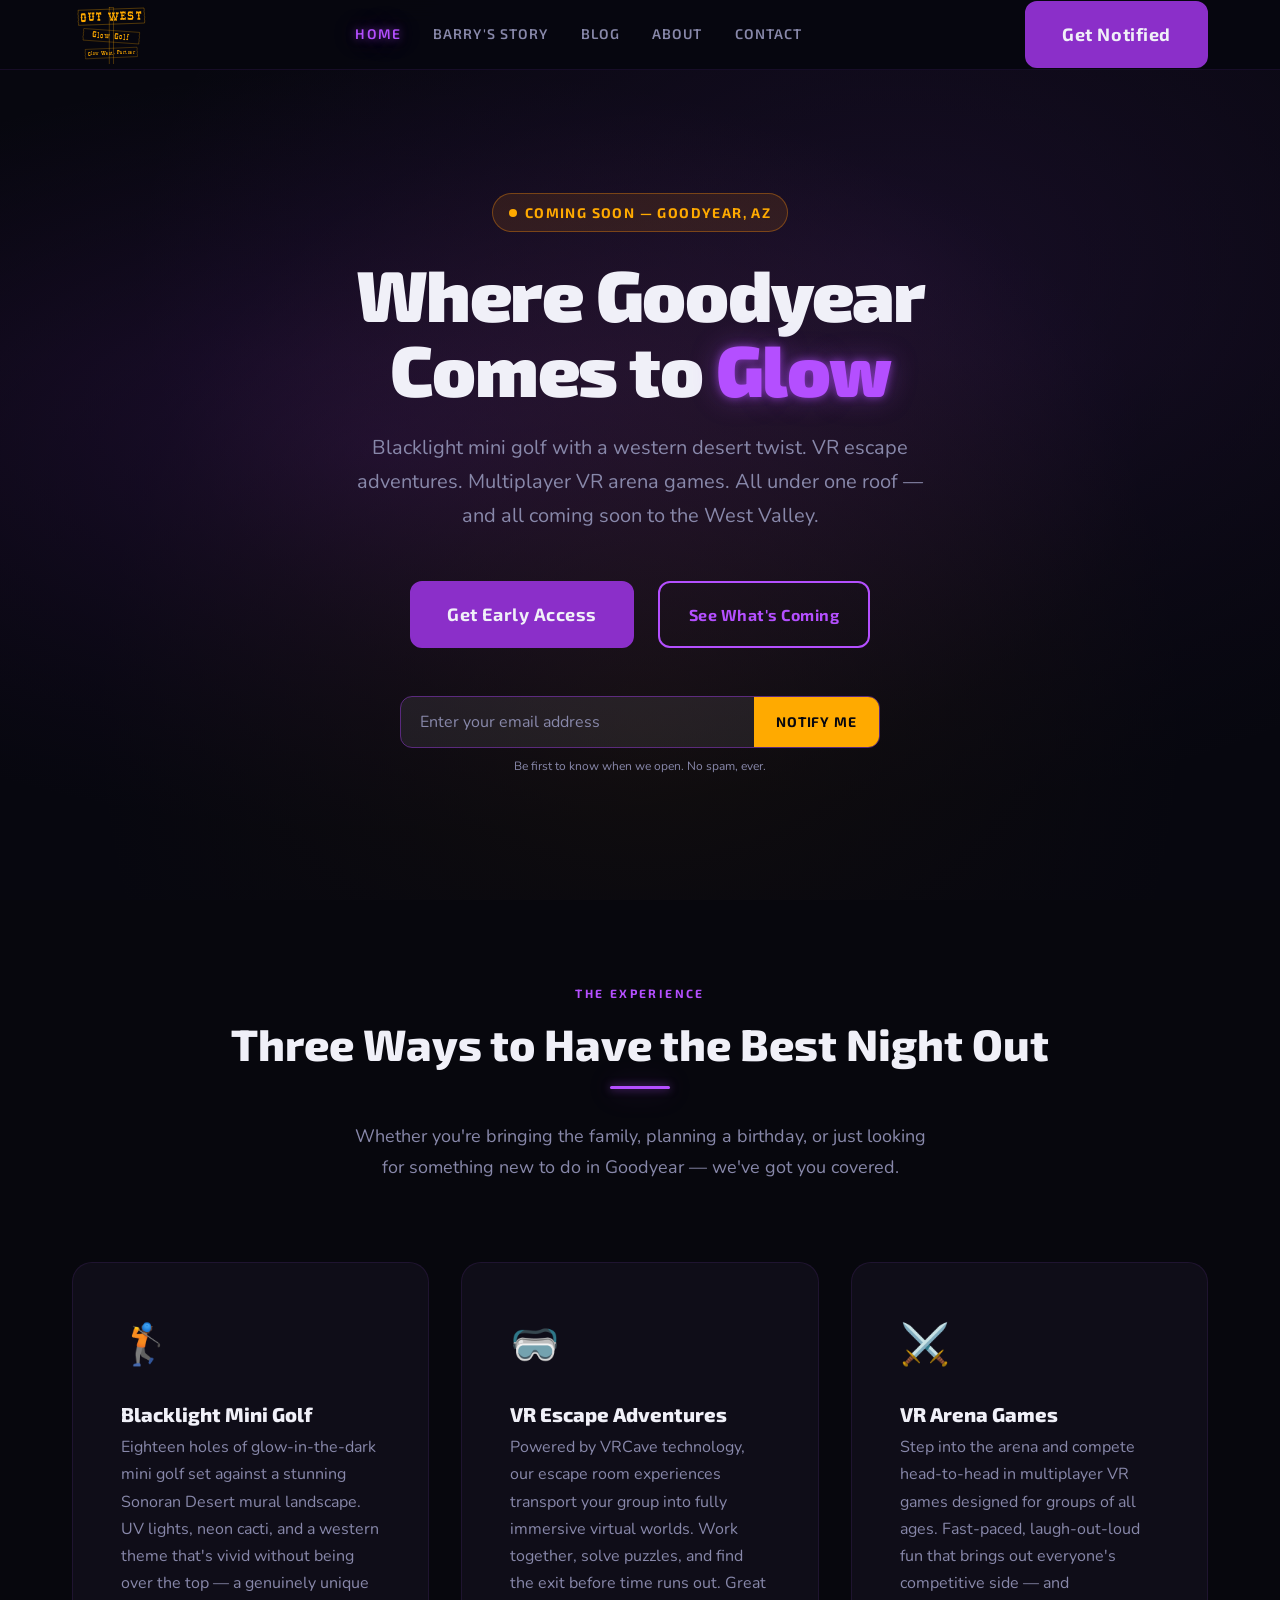
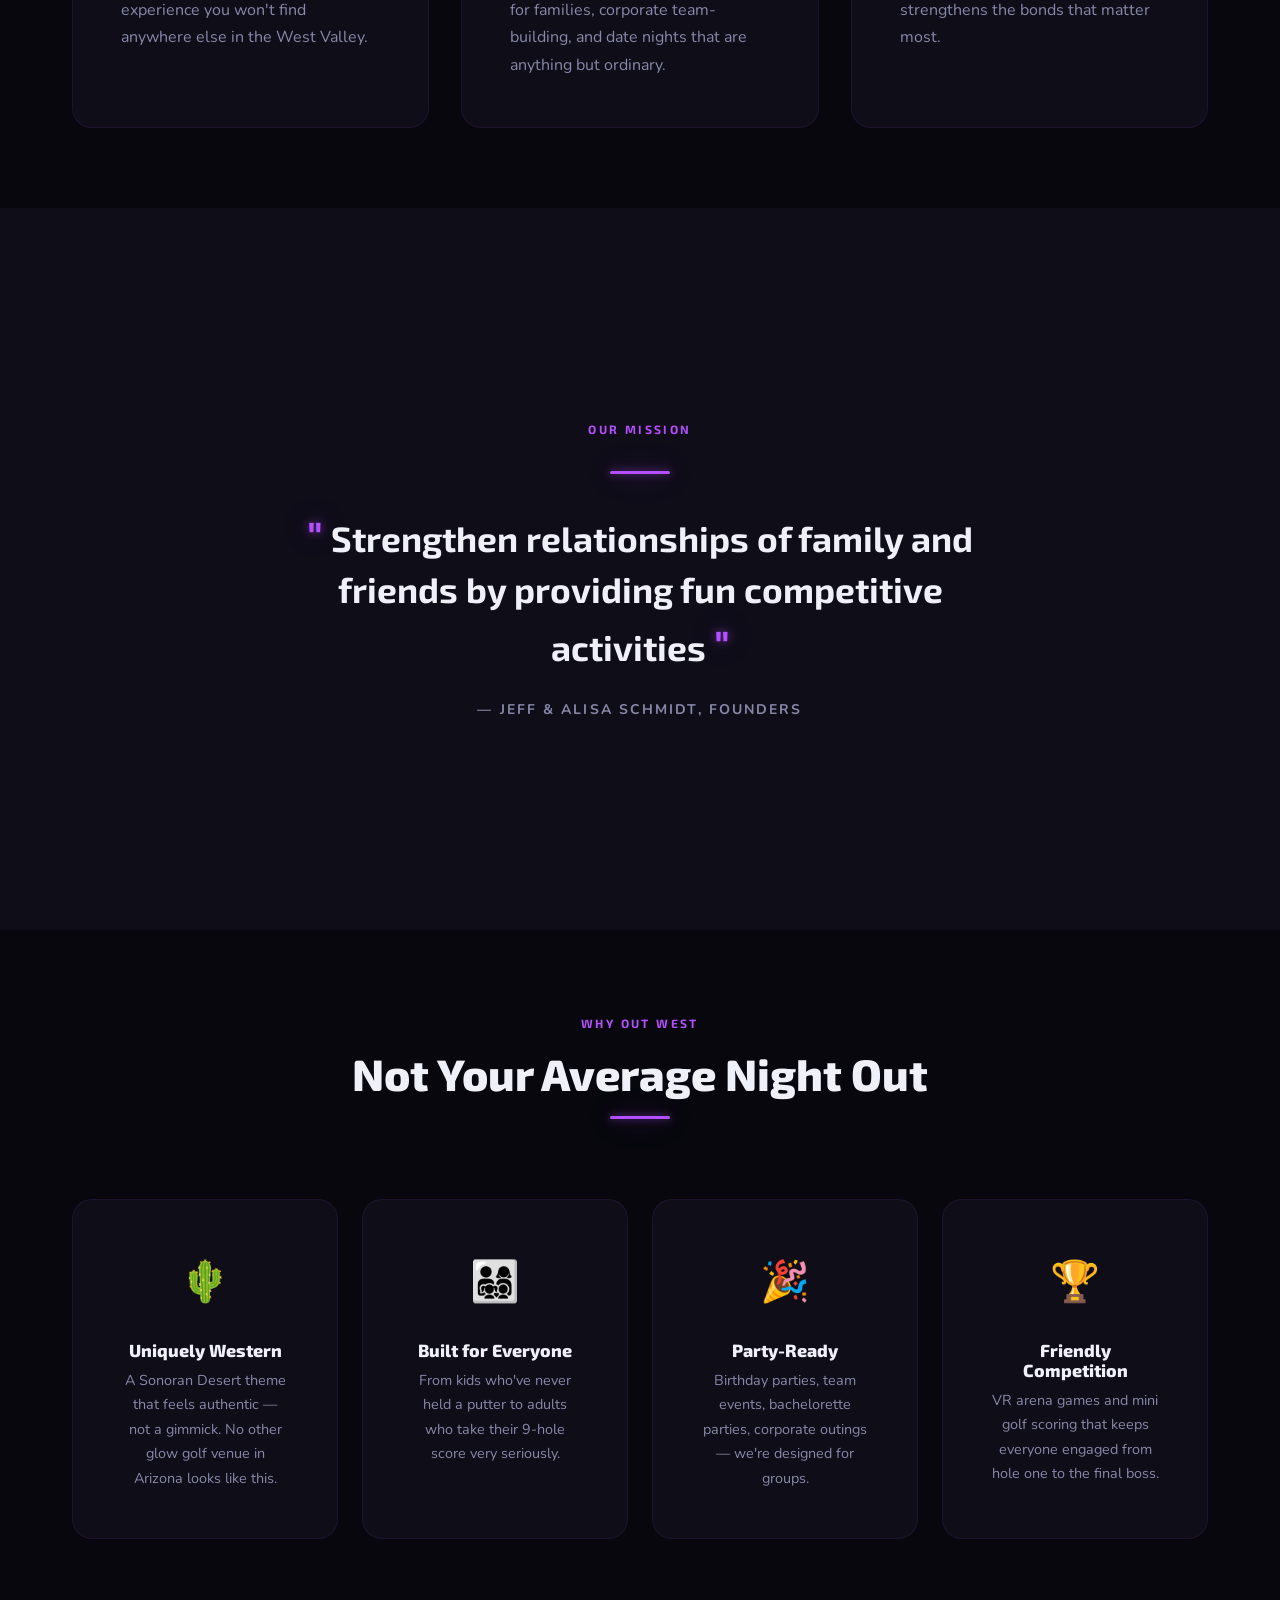
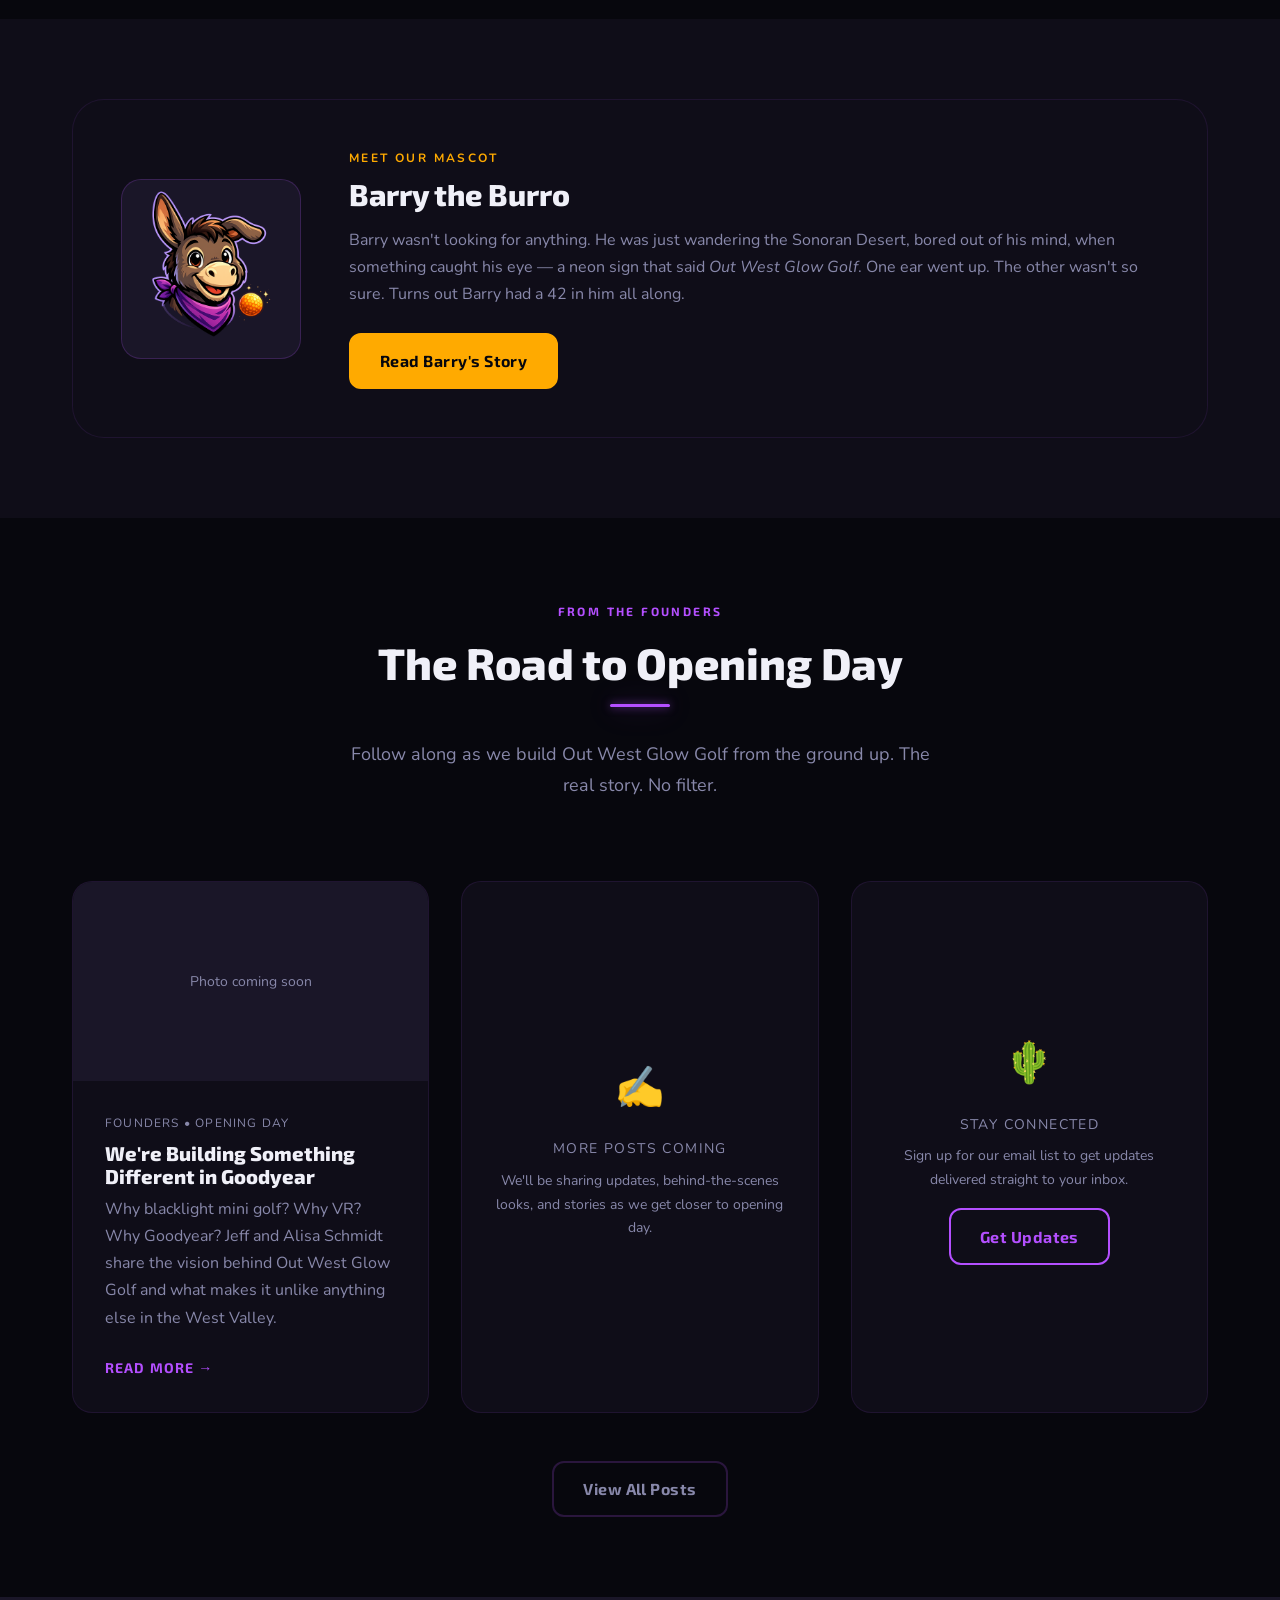
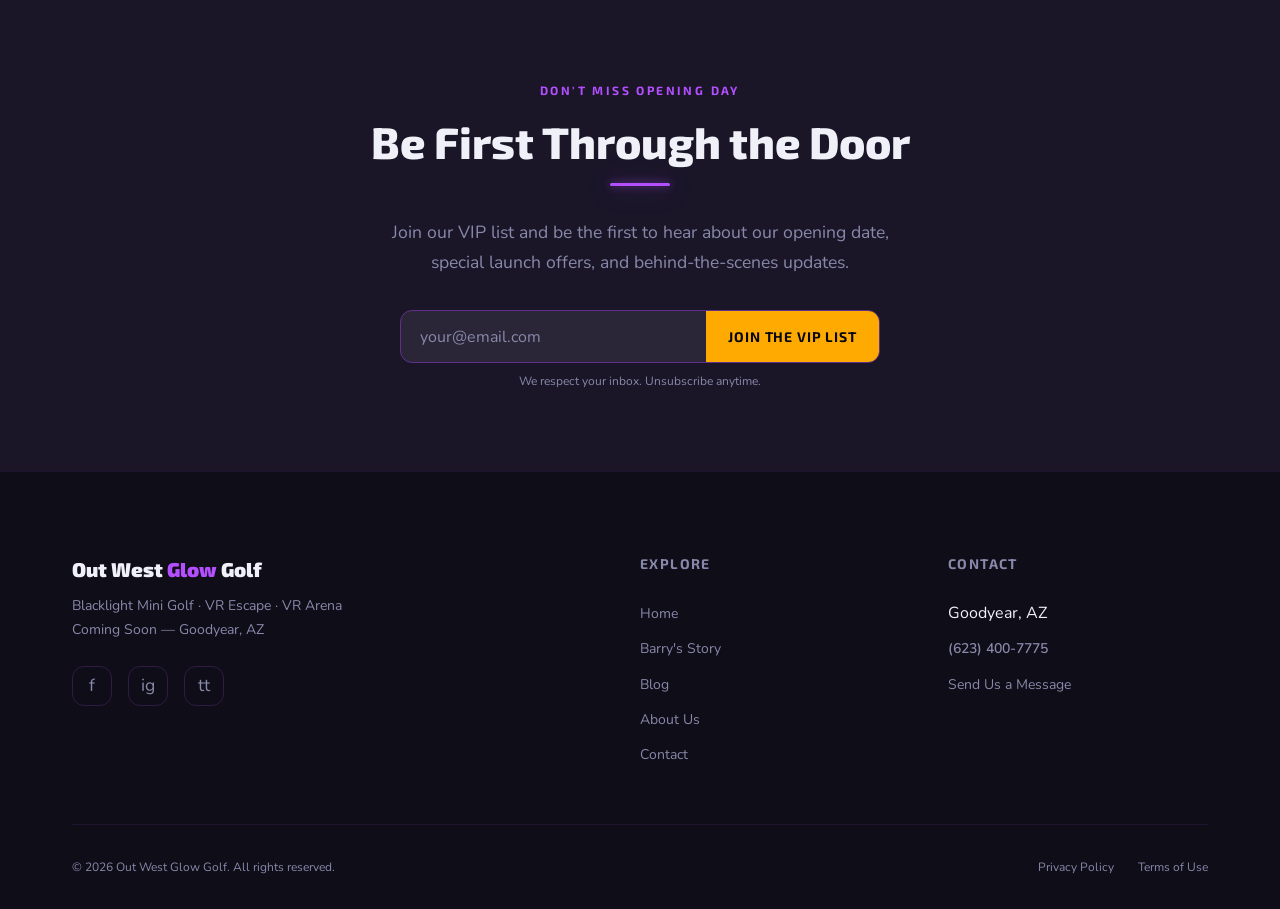
<file: index.html>
<!DOCTYPE html>
<html lang="en">
<head>
  <meta charset="UTF-8" />
  <meta name="viewport" content="width=device-width, initial-scale=1.0" />

  <!-- ── SEO ──────────────────────────────────────────────────── -->
  <title>Out West Glow Golf | Blacklight Mini Golf &amp; VR Experiences | Goodyear, AZ</title>
  <meta name="description" content="Out West Glow Golf is coming to Goodyear, AZ — blacklight mini golf with a western desert theme, VR escape rooms, and multiplayer VR arena games. The perfect place for families, date nights, birthday parties, and group events." />
  <meta name="keywords" content="glow golf Goodyear AZ, blacklight mini golf Goodyear, indoor mini golf West Valley AZ, VR escape room Goodyear, family entertainment Goodyear AZ, glow in the dark mini golf near me, birthday party venue Goodyear AZ" />
  <meta name="robots" content="index, follow" />
  <link rel="canonical" href="https://www.outwestglowgolf.com/" />

  <!-- ── Open Graph / Social ──────────────────────────────────── -->
  <meta property="og:type"        content="website" />
  <meta property="og:url"         content="https://www.outwestglowgolf.com/" />
  <meta property="og:title"       content="Out West Glow Golf | Blacklight Mini Golf &amp; VR | Goodyear, AZ" />
  <meta property="og:description" content="Blacklight mini golf, VR escape adventures &amp; arena games — coming soon to Goodyear, AZ. Where fun meets the West." />
  <!-- <meta property="og:image" content="https://www.outwestglowgolf.com/images/og-image.jpg" /> -->

  <!-- ── Local Business Schema ────────────────────────────────── -->
  <script type="application/ld+json">
  {
    "@context": "https://schema.org",
    "@type": "EntertainmentBusiness",
    "name": "Out West Glow Golf",
    "description": "Blacklight mini golf with a western desert theme, VR escape rooms, and multiplayer VR arena games in Goodyear, AZ.",
    "address": {
      "@type": "PostalAddress",
      "addressLocality": "Goodyear",
      "addressRegion": "AZ",
      "addressCountry": "US"
    },
    "telephone": "+16234007775",
    "url": "https://www.outwestglowgolf.com",
    "areaServed": ["Goodyear, AZ", "Avondale, AZ", "Litchfield Park, AZ", "Buckeye, AZ", "West Valley AZ"]
  }
  </script>

  <!-- ── Styles ────────────────────────────────────────────────── -->
  <link rel="stylesheet" href="css/variables.css" />
  <link rel="stylesheet" href="css/main.css" />
  <link rel="stylesheet" href="css/animations.css" />
  <!-- <link rel="icon" href="images/favicon.ico" /> -->
</head>
<body>

  <!-- ═══════════════════════════════════════════════════════════
       NAVIGATION
       ═══════════════════════════════════════════════════════════ -->
  <nav class="nav" role="navigation" aria-label="Main navigation">
    <div class="nav__inner">
      <a href="index.html" class="nav__logo" aria-label="Out West Glow Golf Home">
        <img src="images/logo-nav.svg" alt="Out West Glow Golf" class="nav__logo-img" />
      </a>

      <ul class="nav__links" role="list">
        <li><a href="index.html"   class="active">Home</a></li>
        <li><a href="barry.html">Barry's Story</a></li>
        <li><a href="blog/index.html">Blog</a></li>
        <li><a href="about.html">About</a></li>
        <li><a href="contact.html">Contact</a></li>
      </ul>

      <a href="contact.html" class="btn btn--cta nav__cta">Get Notified</a>

      <button class="nav__hamburger" aria-label="Open menu" aria-expanded="false">
        <span></span><span></span><span></span>
      </button>
    </div>
  </nav>

  <!-- Mobile Menu -->
  <div class="nav__mobile" role="dialog" aria-label="Mobile navigation">
    <a href="index.html">Home</a>
    <a href="barry.html">Barry's Story</a>
    <a href="blog/index.html">Blog</a>
    <a href="about.html">About</a>
    <a href="contact.html">Contact</a>
    <a href="contact.html" class="btn btn--cta">Get Notified</a>
  </div>

  <main>

    <!-- ═══════════════════════════════════════════════════════════
         HERO — COMING SOON
         ═══════════════════════════════════════════════════════════ -->
    <section class="hero" aria-labelledby="hero-title">
      <div class="hero__bg" aria-hidden="true"></div>
      <!-- When a real hero photo is ready, add to .hero__bg in main.css:
           background-image: url('images/hero.jpg');
           background-size: cover; background-position: center; -->

      <div class="hero__content">
        <div class="coming-soon-badge" aria-label="Coming soon">Coming Soon — Goodyear, AZ</div>

        <h1 class="hero__title" id="hero-title">
          Where Goodyear<br />Comes to <span class="highlight">Glow</span>
        </h1>

        <p class="hero__subtitle">
          Blacklight mini golf with a western desert twist. VR escape adventures.
          Multiplayer VR arena games. All under one roof — and all coming soon
          to the West Valley.
        </p>

        <div class="hero__actions">
          <a href="contact.html" class="btn btn--cta">Get Early Access</a>
          <a href="#what-we-offer" class="btn btn--outline">See What's Coming</a>
        </div>

        <!-- Email Signup -->
        <form class="email-signup" aria-label="Join our mailing list">
          <input
            type="email"
            class="email-signup__input"
            placeholder="Enter your email address"
            autocomplete="email"
            aria-label="Email address"
            required
          />
          <button type="submit" class="email-signup__btn">Notify Me</button>
        </form>
        <p class="email-signup__note">Be first to know when we open. No spam, ever.</p>
      </div>
    </section>

    <!-- ═══════════════════════════════════════════════════════════
         WHAT WE OFFER
         ═══════════════════════════════════════════════════════════ -->
    <section class="section" id="what-we-offer" aria-labelledby="offers-title">
      <div class="container">
        <header class="section-header reveal">
          <p class="section-header__eyebrow">The Experience</p>
          <h2 class="section-header__title" id="offers-title">
            Three Ways to Have the Best Night Out
          </h2>
          <span class="neon-line" aria-hidden="true"></span>
          <p class="section-header__subtitle">
            Whether you're bringing the family, planning a birthday, or just
            looking for something new to do in Goodyear — we've got you covered.
          </p>
        </header>

        <div class="grid-3 reveal-group">

          <article class="card reveal">
            <span class="card__icon" aria-hidden="true">🏌️</span>
            <h3 class="card__title">Blacklight Mini Golf</h3>
            <p class="card__body">
              Eighteen holes of glow-in-the-dark mini golf set against a stunning
              Sonoran Desert mural landscape. UV lights, neon cacti, and a western
              theme that's vivid without being over the top — a genuinely unique
              experience you won't find anywhere else in the West Valley.
            </p>
          </article>

          <article class="card reveal">
            <span class="card__icon" aria-hidden="true">🥽</span>
            <h3 class="card__title">VR Escape Adventures</h3>
            <p class="card__body">
              Powered by VRCave technology, our escape room experiences transport
              your group into fully immersive virtual worlds. Work together, solve
              puzzles, and find the exit before time runs out. Great for families,
              corporate team-building, and date nights that are anything but ordinary.
            </p>
          </article>

          <article class="card reveal">
            <span class="card__icon" aria-hidden="true">⚔️</span>
            <h3 class="card__title">VR Arena Games</h3>
            <p class="card__body">
              Step into the arena and compete head-to-head in multiplayer VR games
              designed for groups of all ages. Fast-paced, laugh-out-loud fun that
              brings out everyone's competitive side — and strengthens the bonds
              that matter most.
            </p>
          </article>

        </div>
      </div>
    </section>

    <!-- ═══════════════════════════════════════════════════════════
         MISSION STATEMENT
         ═══════════════════════════════════════════════════════════ -->
    <section class="section section--dark" aria-labelledby="mission-title">
      <div class="container">
        <div class="mission reveal">
          <p class="section-header__eyebrow" id="mission-title">Our Mission</p>
          <span class="neon-line" aria-hidden="true"></span>
          <blockquote class="mission__quote">
            Strengthen relationships of family and friends by providing fun competitive activities
          </blockquote>
          <p class="mission__label">— Jeff &amp; Alisa Schmidt, Founders</p>
        </div>
      </div>
    </section>

    <!-- ═══════════════════════════════════════════════════════════
         WHY OUT WEST
         ═══════════════════════════════════════════════════════════ -->
    <section class="section" aria-labelledby="why-title">
      <div class="container">
        <header class="section-header reveal">
          <p class="section-header__eyebrow">Why Out West</p>
          <h2 class="section-header__title" id="why-title">
            Not Your Average Night Out
          </h2>
          <span class="neon-line" aria-hidden="true"></span>
        </header>

        <div class="grid-4 reveal-group">

          <div class="card reveal" style="text-align:center;">
            <span class="card__icon" aria-hidden="true">🌵</span>
            <h3 class="card__title" style="font-size:1.1rem;">Uniquely Western</h3>
            <p class="card__body" style="font-size:0.9rem;">
              A Sonoran Desert theme that feels authentic — not a gimmick. No other glow golf venue in Arizona looks like this.
            </p>
          </div>

          <div class="card reveal" style="text-align:center;">
            <span class="card__icon" aria-hidden="true">👨‍👩‍👧‍👦</span>
            <h3 class="card__title" style="font-size:1.1rem;">Built for Everyone</h3>
            <p class="card__body" style="font-size:0.9rem;">
              From kids who've never held a putter to adults who take their 9-hole score very seriously.
            </p>
          </div>

          <div class="card reveal" style="text-align:center;">
            <span class="card__icon" aria-hidden="true">🎉</span>
            <h3 class="card__title" style="font-size:1.1rem;">Party-Ready</h3>
            <p class="card__body" style="font-size:0.9rem;">
              Birthday parties, team events, bachelorette parties, corporate outings — we're designed for groups.
            </p>
          </div>

          <div class="card reveal" style="text-align:center;">
            <span class="card__icon" aria-hidden="true">🏆</span>
            <h3 class="card__title" style="font-size:1.1rem;">Friendly Competition</h3>
            <p class="card__body" style="font-size:0.9rem;">
              VR arena games and mini golf scoring that keeps everyone engaged from hole one to the final boss.
            </p>
          </div>

        </div>
      </div>
    </section>

    <!-- ═══════════════════════════════════════════════════════════
         PHOTO SLIDESHOW PLACEHOLDER
         Uncomment and add images when ready.
         ═══════════════════════════════════════════════════════════ -->
    <!--
    <section class="section section--dark">
      <div class="container">
        <header class="section-header">
          <p class="section-header__eyebrow">Inside the Glow</p>
          <h2 class="section-header__title">A Sneak Peek</h2>
          <span class="neon-line"></span>
        </header>
        <div class="slideshow">
          <div class="slideshow__track">
            <div class="slideshow__slide">
              <img src="images/gallery-1.jpg" alt="Blacklight mini golf course hole with neon desert cactus" />
            </div>
            <div class="slideshow__slide">
              <img src="images/gallery-2.jpg" alt="VR escape room players in action" />
            </div>
            <div class="slideshow__slide">
              <img src="images/gallery-3.jpg" alt="Families enjoying the glow golf experience" />
            </div>
          </div>
          <button class="slideshow__btn slideshow__btn--prev" aria-label="Previous slide">&#8592;</button>
          <button class="slideshow__btn slideshow__btn--next" aria-label="Next slide">&#8594;</button>
          <div class="slideshow__nav" role="tablist" aria-label="Slideshow navigation">
            <button class="slideshow__dot active" role="tab" aria-label="Slide 1"></button>
            <button class="slideshow__dot"        role="tab" aria-label="Slide 2"></button>
            <button class="slideshow__dot"        role="tab" aria-label="Slide 3"></button>
          </div>
        </div>
      </div>
    </section>
    -->

    <!-- ═══════════════════════════════════════════════════════════
         BARRY THE BURRO TEASER
         ═══════════════════════════════════════════════════════════ -->
    <section class="section section--dark" aria-labelledby="barry-title">
      <div class="container">
        <div class="barry-teaser reveal">
          <div class="barry-teaser__image">
            <img src="images/Barry and Ball.png" alt="Barry the Burro, mascot of Out West Glow Golf" style="width:100%;height:100%;object-fit:cover;border-radius:var(--radius-lg);" />
          </div>
          <div class="barry-teaser__content">
            <p class="barry-teaser__label">Meet Our Mascot</p>
            <h2 class="barry-teaser__title" id="barry-title">Barry the Burro</h2>
            <p class="barry-teaser__excerpt">
              Barry wasn't looking for anything. He was just wandering the Sonoran Desert,
              bored out of his mind, when something caught his eye — a neon sign that said
              <em>Out West Glow Golf</em>. One ear went up. The other wasn't so sure.
              Turns out Barry had a 42 in him all along.
            </p>
            <a href="barry.html" class="btn btn--primary">Read Barry's Story</a>
          </div>
        </div>
      </div>
    </section>

    <!-- ═══════════════════════════════════════════════════════════
         BLOG TEASER
         ═══════════════════════════════════════════════════════════ -->
    <section class="section" aria-labelledby="blog-title">
      <div class="container">
        <header class="section-header reveal">
          <p class="section-header__eyebrow">From the Founders</p>
          <h2 class="section-header__title" id="blog-title">The Road to Opening Day</h2>
          <span class="neon-line" aria-hidden="true"></span>
          <p class="section-header__subtitle">
            Follow along as we build Out West Glow Golf from the ground up.
            The real story. No filter.
          </p>
        </header>

        <div class="grid-3 reveal-group">

          <article class="blog-card reveal">
            <div class="blog-card__image">
              <!-- <img src="images/blog-1.jpg" alt="Opening blog post image" /> -->
              <span style="padding:2rem;color:var(--text-muted);font-size:0.875rem;">Photo coming soon</span>
            </div>
            <div class="blog-card__body">
              <p class="blog-card__meta">Founders • Opening Day</p>
              <h3 class="blog-card__title">
                <a href="blog/posts/welcome-to-out-west-glow-golf.html">
                  We're Building Something Different in Goodyear
                </a>
              </h3>
              <p class="blog-card__excerpt">
                Why blacklight mini golf? Why VR? Why Goodyear? Jeff and Alisa Schmidt
                share the vision behind Out West Glow Golf and what makes it unlike
                anything else in the West Valley.
              </p>
              <a href="blog/posts/welcome-to-out-west-glow-golf.html" class="blog-card__read-more">Read More →</a>
            </div>
          </article>

          <article class="blog-card reveal" style="display:flex;flex-direction:column;align-items:center;justify-content:center;min-height:300px;text-align:center;padding:2rem;">
            <span style="font-size:2.5rem;margin-bottom:1rem;" aria-hidden="true">✍️</span>
            <p style="color:var(--text-muted);margin-bottom:0.5rem;font-size:0.875rem;text-transform:uppercase;letter-spacing:0.1em;">More posts coming</p>
            <p style="color:var(--text-muted);font-size:0.875rem;">We'll be sharing updates, behind-the-scenes looks, and stories as we get closer to opening day.</p>
          </article>

          <article class="blog-card reveal" style="display:flex;flex-direction:column;align-items:center;justify-content:center;min-height:300px;text-align:center;padding:2rem;">
            <span style="font-size:2.5rem;margin-bottom:1rem;" aria-hidden="true">🌵</span>
            <p style="color:var(--text-muted);margin-bottom:0.5rem;font-size:0.875rem;text-transform:uppercase;letter-spacing:0.1em;">Stay connected</p>
            <p style="color:var(--text-muted);font-size:0.875rem;">Sign up for our email list to get updates delivered straight to your inbox.</p>
            <a href="contact.html" class="btn btn--outline mt-md" style="margin-top:1rem;">Get Updates</a>
          </article>

        </div>

        <div class="text-center mt-xl">
          <a href="blog/index.html" class="btn btn--ghost">View All Posts</a>
        </div>
      </div>
    </section>

    <!-- ═══════════════════════════════════════════════════════════
         BOTTOM CTA
         ═══════════════════════════════════════════════════════════ -->
    <section class="section section--accent" aria-labelledby="cta-title">
      <div class="container text-center">
        <div class="reveal">
          <p class="section-header__eyebrow">Don't Miss Opening Day</p>
          <h2 class="section-header__title" id="cta-title" style="margin-bottom:1rem;">
            Be First Through the Door
          </h2>
          <span class="neon-line" aria-hidden="true"></span>
          <p style="color:var(--text-muted);margin-bottom:2rem;font-size:1.1rem;max-width:500px;margin-inline:auto;">
            Join our VIP list and be the first to hear about our opening date,
            special launch offers, and behind-the-scenes updates.
          </p>
          <form class="email-signup" style="margin-bottom:0.5rem;" aria-label="VIP mailing list signup">
            <input
              type="email"
              class="email-signup__input"
              placeholder="your@email.com"
              autocomplete="email"
              aria-label="Email address"
              required
            />
            <button type="submit" class="email-signup__btn">Join the VIP List</button>
          </form>
          <p class="email-signup__note">We respect your inbox. Unsubscribe anytime.</p>
        </div>
      </div>
    </section>

  </main>

  <!-- ═══════════════════════════════════════════════════════════
       FOOTER
       ═══════════════════════════════════════════════════════════ -->
  <footer class="footer" role="contentinfo">
    <div class="container">
      <div class="footer__grid">

        <div>
          <p class="footer__brand-name">Out West <span>Glow</span> Golf</p>
          <p class="footer__tagline">
            Blacklight Mini Golf · VR Escape · VR Arena<br />
            Coming Soon — Goodyear, AZ
          </p>
          <!-- Social links — add real URLs when accounts are created -->
          <div class="footer__social" aria-label="Social media links">
            <a href="#" aria-label="Follow us on Facebook" rel="noopener">f</a>
            <a href="#" aria-label="Follow us on Instagram" rel="noopener">ig</a>
            <a href="#" aria-label="Follow us on TikTok" rel="noopener">tt</a>
          </div>
        </div>

        <div>
          <p class="footer__col-title">Explore</p>
          <ul class="footer__links" role="list">
            <li><a href="index.html">Home</a></li>
            <li><a href="barry.html">Barry's Story</a></li>
            <li><a href="blog/index.html">Blog</a></li>
            <li><a href="about.html">About Us</a></li>
            <li><a href="contact.html">Contact</a></li>
          </ul>
        </div>

        <div>
          <p class="footer__col-title">Contact</p>
          <ul class="footer__links" role="list">
            <li>Goodyear, AZ</li>
            <li>
              <!-- Phone number is encoded — decoded by js/main.js to prevent scraping -->
              <a href="#" class="phone-link" data-p="NjIzLTQwMC03Nzc1" aria-label="Call Out West Glow Golf">Loading...</a>
            </li>
            <li><a href="contact.html">Send Us a Message</a></li>
          </ul>
        </div>

      </div>

      <div class="footer__bottom">
        <p class="footer__copy">
          &copy; <span id="year"></span> Out West Glow Golf. All rights reserved.
        </p>
        <nav class="footer__legal" aria-label="Legal links">
          <a href="#">Privacy Policy</a>
          <a href="#">Terms of Use</a>
        </nav>
      </div>
    </div>
  </footer>

  <script src="js/main.js"></script>
  <script>document.getElementById('year').textContent = new Date().getFullYear();</script>
</body>
</html>
</file>
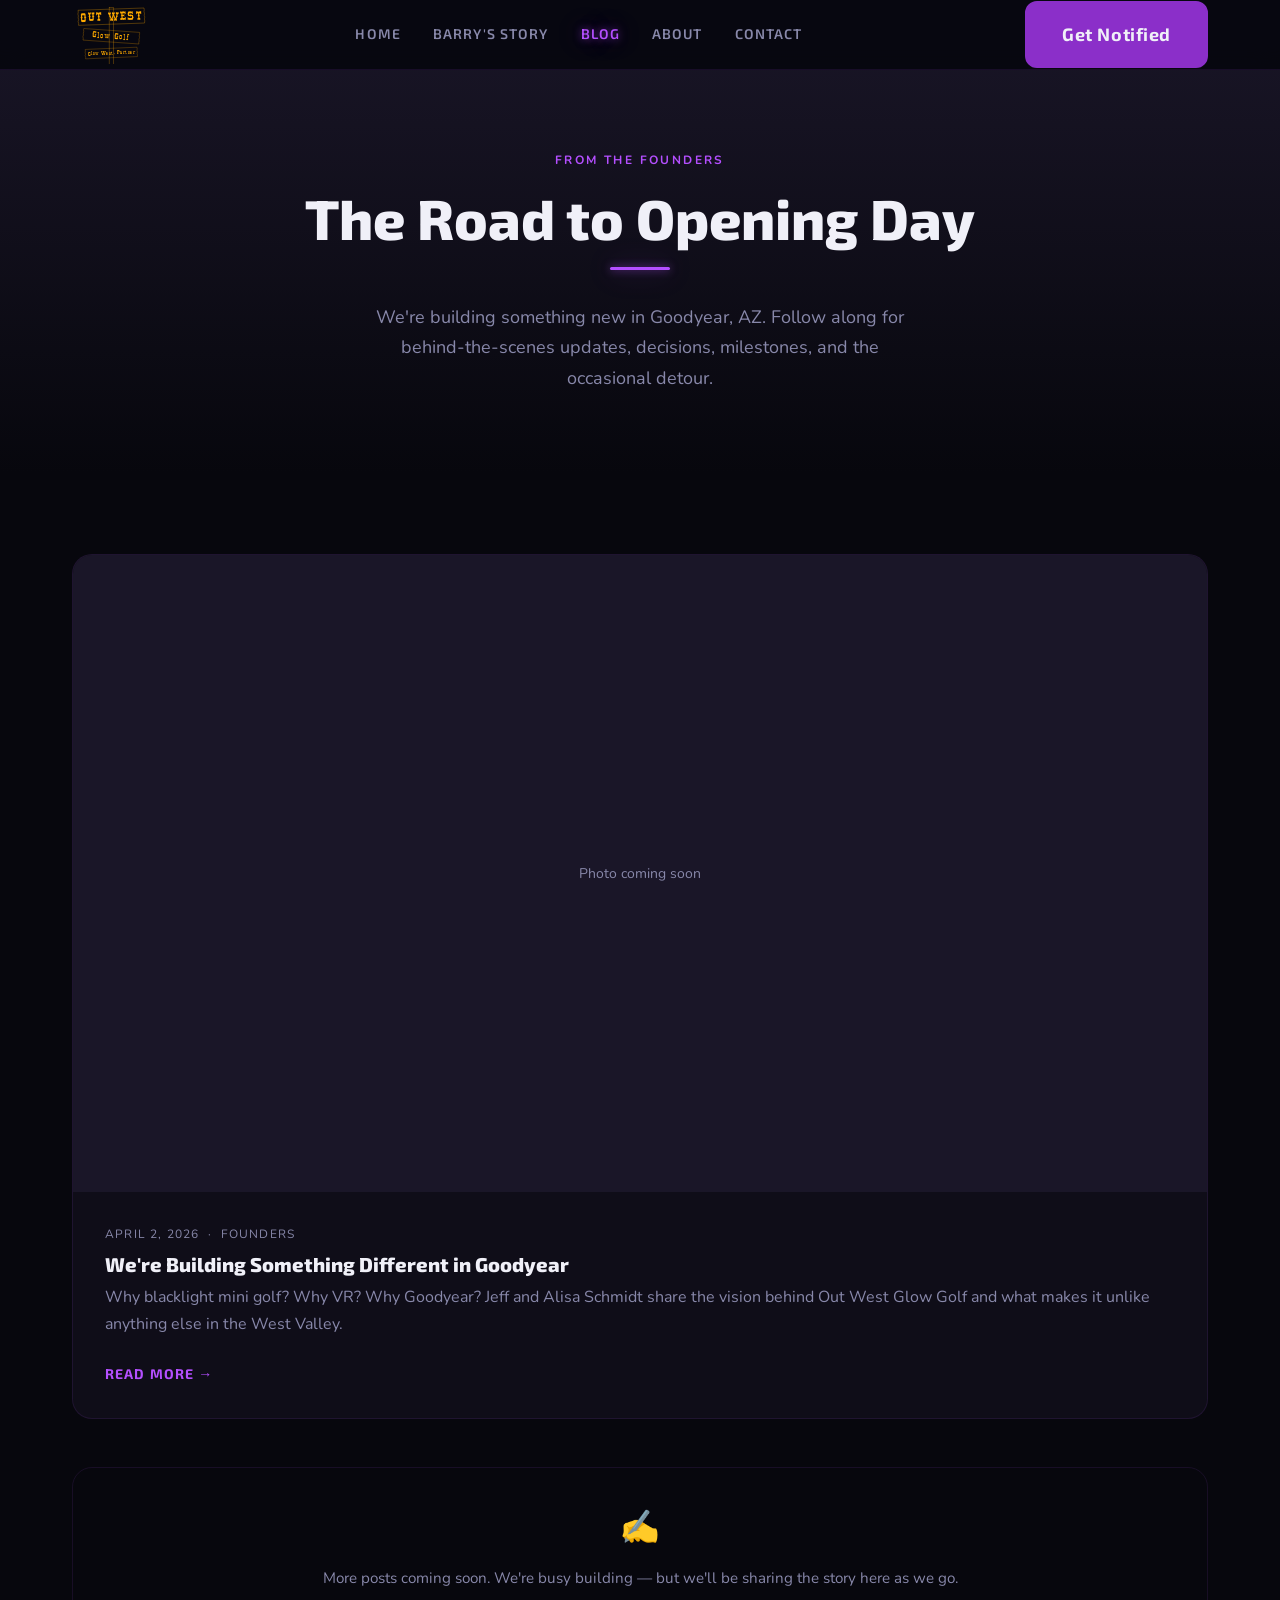
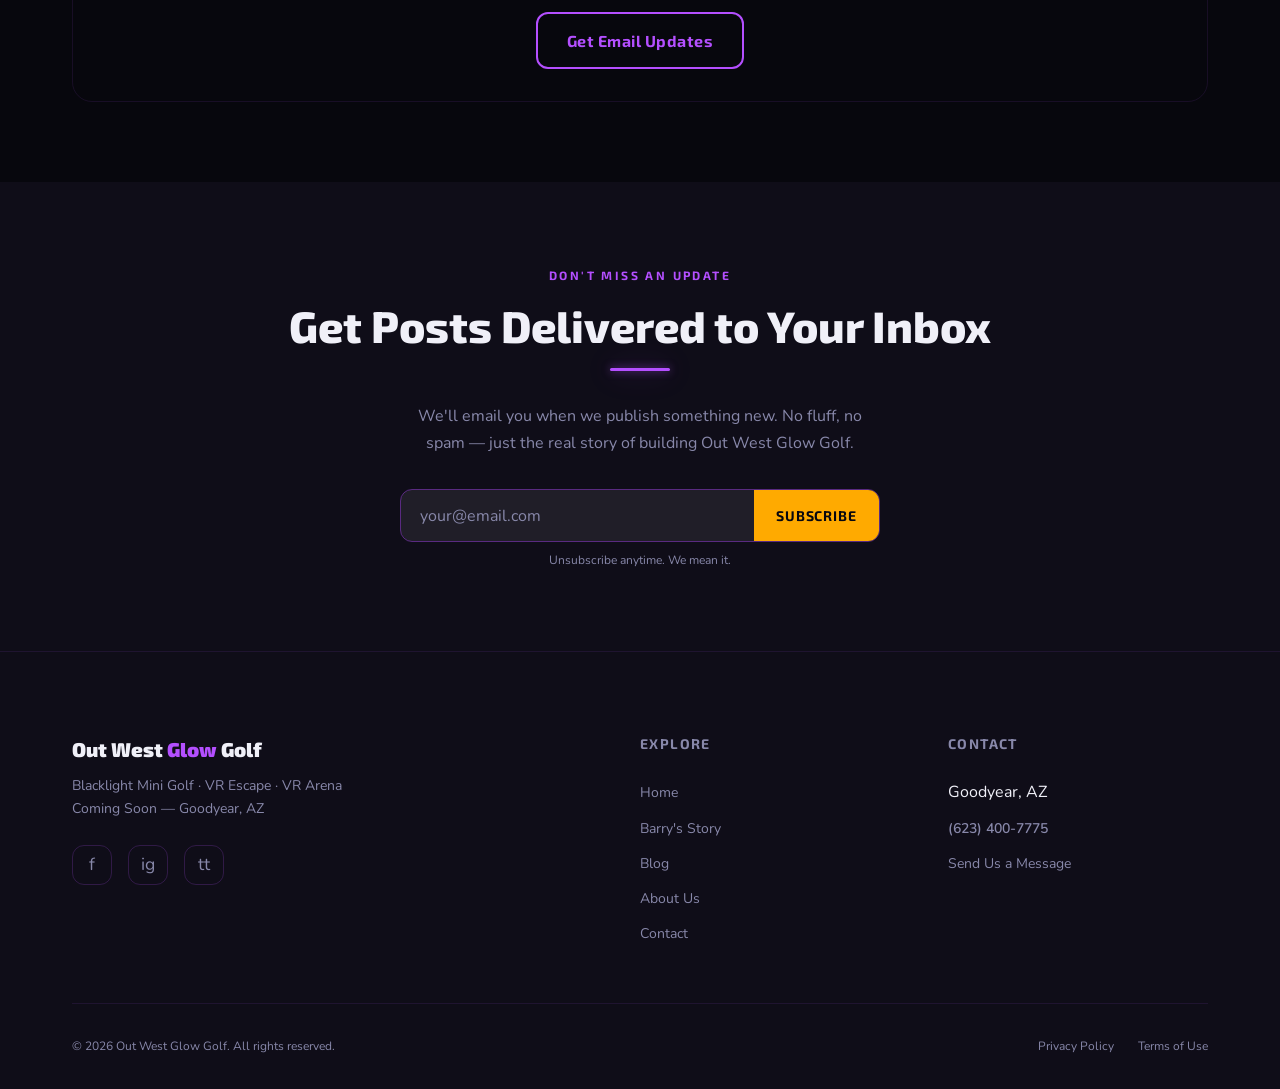
<file: blog/index.html>
<!DOCTYPE html>
<html lang="en">
<head>
  <meta charset="UTF-8" />
  <meta name="viewport" content="width=device-width, initial-scale=1.0" />

  <!-- ── SEO ──────────────────────────────────────────────────── -->
  <title>Blog | Out West Glow Golf | Goodyear, AZ</title>
  <meta name="description" content="Follow the journey as Jeff and Alisa Schmidt build Out West Glow Golf — a blacklight mini golf and VR entertainment venue coming soon to Goodyear, AZ. Behind-the-scenes updates, news, and stories." />
  <meta name="robots" content="index, follow" />
  <link rel="canonical" href="https://www.outwestglowgolf.com/blog/" />

  <!-- ── Open Graph ────────────────────────────────────────────── -->
  <meta property="og:type"        content="website" />
  <meta property="og:url"         content="https://www.outwestglowgolf.com/blog/" />
  <meta property="og:title"       content="Blog | Out West Glow Golf — Goodyear, AZ" />
  <meta property="og:description" content="Follow the journey as we build blacklight mini golf and VR experiences in Goodyear, AZ." />

  <!-- ── Styles ────────────────────────────────────────────────── -->
  <link rel="stylesheet" href="../css/variables.css" />
  <link rel="stylesheet" href="../css/main.css" />
  <link rel="stylesheet" href="../css/animations.css" />
</head>
<body>

  <!-- ═══════════════════════════════════════════════════════════
       NAVIGATION
       ═══════════════════════════════════════════════════════════ -->
  <nav class="nav" role="navigation" aria-label="Main navigation">
    <div class="nav__inner">
      <a href="../index.html" class="nav__logo" aria-label="Out West Glow Golf Home">
        <img src="../images/logo-nav.svg" alt="Out West Glow Golf" class="nav__logo-img" />
      </a>
      <ul class="nav__links" role="list">
        <li><a href="../index.html">Home</a></li>
        <li><a href="../barry.html">Barry's Story</a></li>
        <li><a href="../blog/index.html" class="active">Blog</a></li>
        <li><a href="../about.html">About</a></li>
        <li><a href="../contact.html">Contact</a></li>
      </ul>
      <a href="../contact.html" class="btn btn--cta nav__cta">Get Notified</a>
      <button class="nav__hamburger" aria-label="Open menu" aria-expanded="false">
        <span></span><span></span><span></span>
      </button>
    </div>
  </nav>

  <div class="nav__mobile" role="dialog" aria-label="Mobile navigation">
    <a href="../index.html">Home</a>
    <a href="../barry.html">Barry's Story</a>
    <a href="../blog/index.html">Blog</a>
    <a href="../about.html">About</a>
    <a href="../contact.html">Contact</a>
    <a href="../contact.html" class="btn btn--cta">Get Notified</a>
  </div>

  <main>

    <!-- ═══════════════════════════════════════════════════════════
         PAGE HEADER
         ═══════════════════════════════════════════════════════════ -->
    <header class="page-header">
      <p class="page-header__eyebrow">From the Founders</p>
      <h1 class="page-header__title">The Road to Opening Day</h1>
      <span class="neon-line" aria-hidden="true"></span>
      <p class="page-header__subtitle">
        We're building something new in Goodyear, AZ. Follow along for behind-the-scenes
        updates, decisions, milestones, and the occasional detour.
      </p>
    </header>

    <!-- ═══════════════════════════════════════════════════════════
         BLOG POST LISTING
         To add a new post: copy one .blog-card article block,
         update the href, title, excerpt, and date.
         ═══════════════════════════════════════════════════════════ -->
    <section class="section" aria-labelledby="posts-title">
      <div class="container">
        <h2 class="visually-hidden" id="posts-title">All posts</h2>

        <div class="grid-3 reveal-group">

          <!-- ── POST 1 ── -->
          <article class="blog-card reveal">
            <div class="blog-card__image">
              <!-- <img src="../images/blog-welcome.jpg" alt="Jeff and Alisa Schmidt, founders of Out West Glow Golf" /> -->
              <span style="padding:2rem;color:var(--text-muted);font-size:0.875rem;text-align:center;">Photo coming soon</span>
            </div>
            <div class="blog-card__body">
              <p class="blog-card__meta">April 2, 2026 &nbsp;·&nbsp; Founders</p>
              <h3 class="blog-card__title">
                <a href="posts/welcome-to-out-west-glow-golf.html">
                  We're Building Something Different in Goodyear
                </a>
              </h3>
              <p class="blog-card__excerpt">
                Why blacklight mini golf? Why VR? Why Goodyear? Jeff and Alisa Schmidt
                share the vision behind Out West Glow Golf and what makes it unlike
                anything else in the West Valley.
              </p>
              <a href="posts/welcome-to-out-west-glow-golf.html" class="blog-card__read-more">Read More →</a>
            </div>
          </article>

          <!-- ── FUTURE POSTS placeholder ──
               Copy the article.blog-card block above for each new post.
               Suggested upcoming post topics:
                 - "Why We Chose VRCave for Our Escape Room"
                 - "Designing the Course: A Western Desert Theme That Actually Works"
                 - "What Barry the Burro Taught Us About Our Brand"
                 - "Choosing a Location: The West Valley Decision"
                 - "What to Expect at Out West Glow Golf on Opening Day"
          -->

        </div>

        <!-- Empty state — remove once more posts are added -->
        <div class="text-center" style="margin-top:3rem;padding:2rem;border:1px solid var(--border-subtle);border-radius:var(--radius-lg);" aria-live="polite">
          <p style="font-size:2rem;margin-bottom:0.75rem;" aria-hidden="true">✍️</p>
          <p style="color:var(--text-muted);font-size:0.95rem;">
            More posts coming soon. We're busy building — but we'll be sharing the story here as we go.
          </p>
          <a href="../contact.html" class="btn btn--outline" style="margin-top:1.25rem;">Get Email Updates</a>
        </div>

      </div>
    </section>

    <!-- ═══════════════════════════════════════════════════════════
         EMAIL SIGNUP
         ═══════════════════════════════════════════════════════════ -->
    <section class="section section--dark" aria-labelledby="blog-cta-title">
      <div class="container text-center">
        <div class="reveal">
          <p class="section-header__eyebrow">Don't Miss an Update</p>
          <h2 class="section-header__title" id="blog-cta-title">Get Posts Delivered to Your Inbox</h2>
          <span class="neon-line" aria-hidden="true"></span>
          <p style="color:var(--text-muted);margin-bottom:2rem;max-width:460px;margin-inline:auto;">
            We'll email you when we publish something new. No fluff, no spam —
            just the real story of building Out West Glow Golf.
          </p>
          <form class="email-signup" aria-label="Blog update signup">
            <input
              type="email"
              class="email-signup__input"
              placeholder="your@email.com"
              autocomplete="email"
              aria-label="Email address"
              required
            />
            <button type="submit" class="email-signup__btn">Subscribe</button>
          </form>
          <p class="email-signup__note">Unsubscribe anytime. We mean it.</p>
        </div>
      </div>
    </section>

  </main>

  <!-- ═══════════════════════════════════════════════════════════
       FOOTER
       ═══════════════════════════════════════════════════════════ -->
  <footer class="footer" role="contentinfo">
    <div class="container">
      <div class="footer__grid">
        <div>
          <p class="footer__brand-name">Out West <span>Glow</span> Golf</p>
          <p class="footer__tagline">Blacklight Mini Golf · VR Escape · VR Arena<br />Coming Soon — Goodyear, AZ</p>
          <div class="footer__social" aria-label="Social media links">
            <a href="#" aria-label="Facebook" rel="noopener">f</a>
            <a href="#" aria-label="Instagram" rel="noopener">ig</a>
            <a href="#" aria-label="TikTok" rel="noopener">tt</a>
          </div>
        </div>
        <div>
          <p class="footer__col-title">Explore</p>
          <ul class="footer__links" role="list">
            <li><a href="../index.html">Home</a></li>
            <li><a href="../barry.html">Barry's Story</a></li>
            <li><a href="../blog/index.html">Blog</a></li>
            <li><a href="../about.html">About Us</a></li>
            <li><a href="../contact.html">Contact</a></li>
          </ul>
        </div>
        <div>
          <p class="footer__col-title">Contact</p>
          <ul class="footer__links" role="list">
            <li>Goodyear, AZ</li>
            <li><a href="#" class="phone-link" data-p="NjIzLTQwMC03Nzc1" aria-label="Call Out West Glow Golf">Loading...</a></li>
            <li><a href="../contact.html">Send Us a Message</a></li>
          </ul>
        </div>
      </div>
      <div class="footer__bottom">
        <p class="footer__copy">&copy; <span id="year"></span> Out West Glow Golf. All rights reserved.</p>
        <nav class="footer__legal" aria-label="Legal links">
          <a href="#">Privacy Policy</a>
          <a href="#">Terms of Use</a>
        </nav>
      </div>
    </div>
  </footer>

  <script src="../js/main.js"></script>
  <script>document.getElementById('year').textContent = new Date().getFullYear();</script>
</body>
</html>
</file>
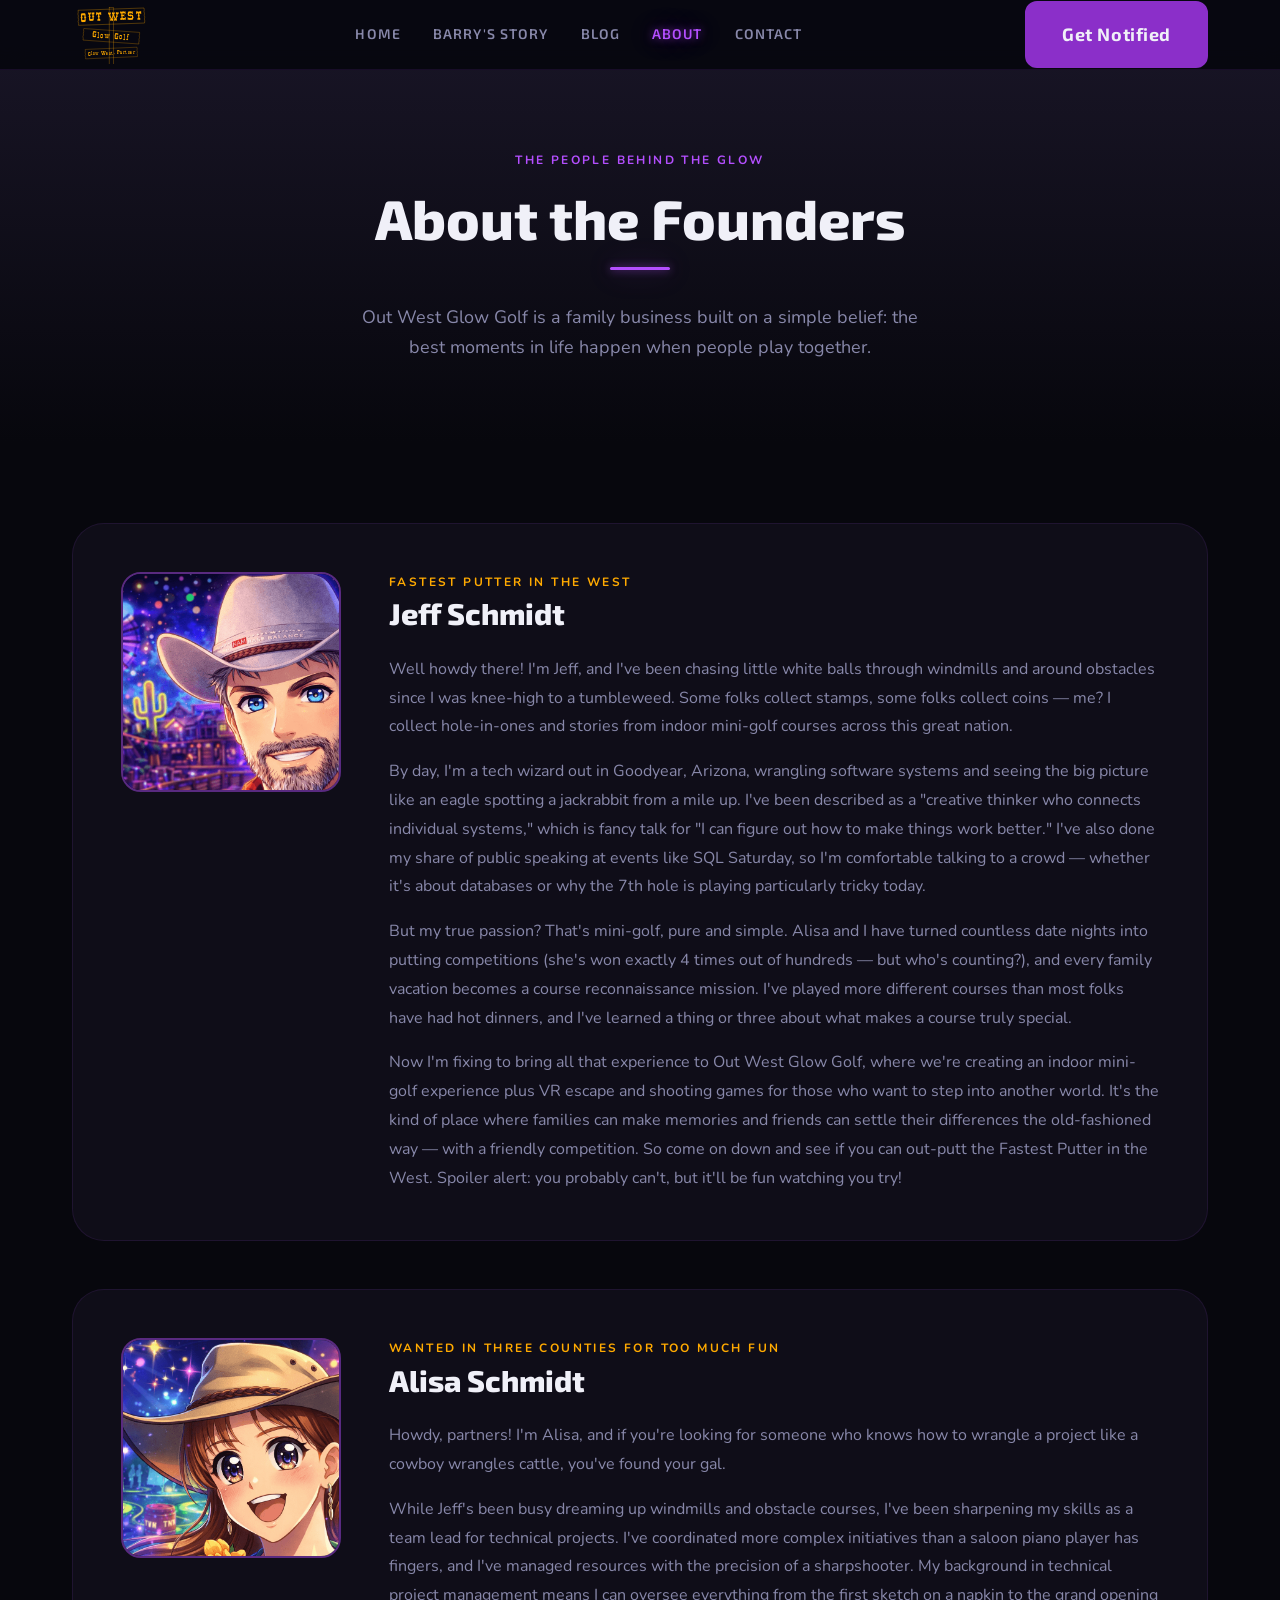
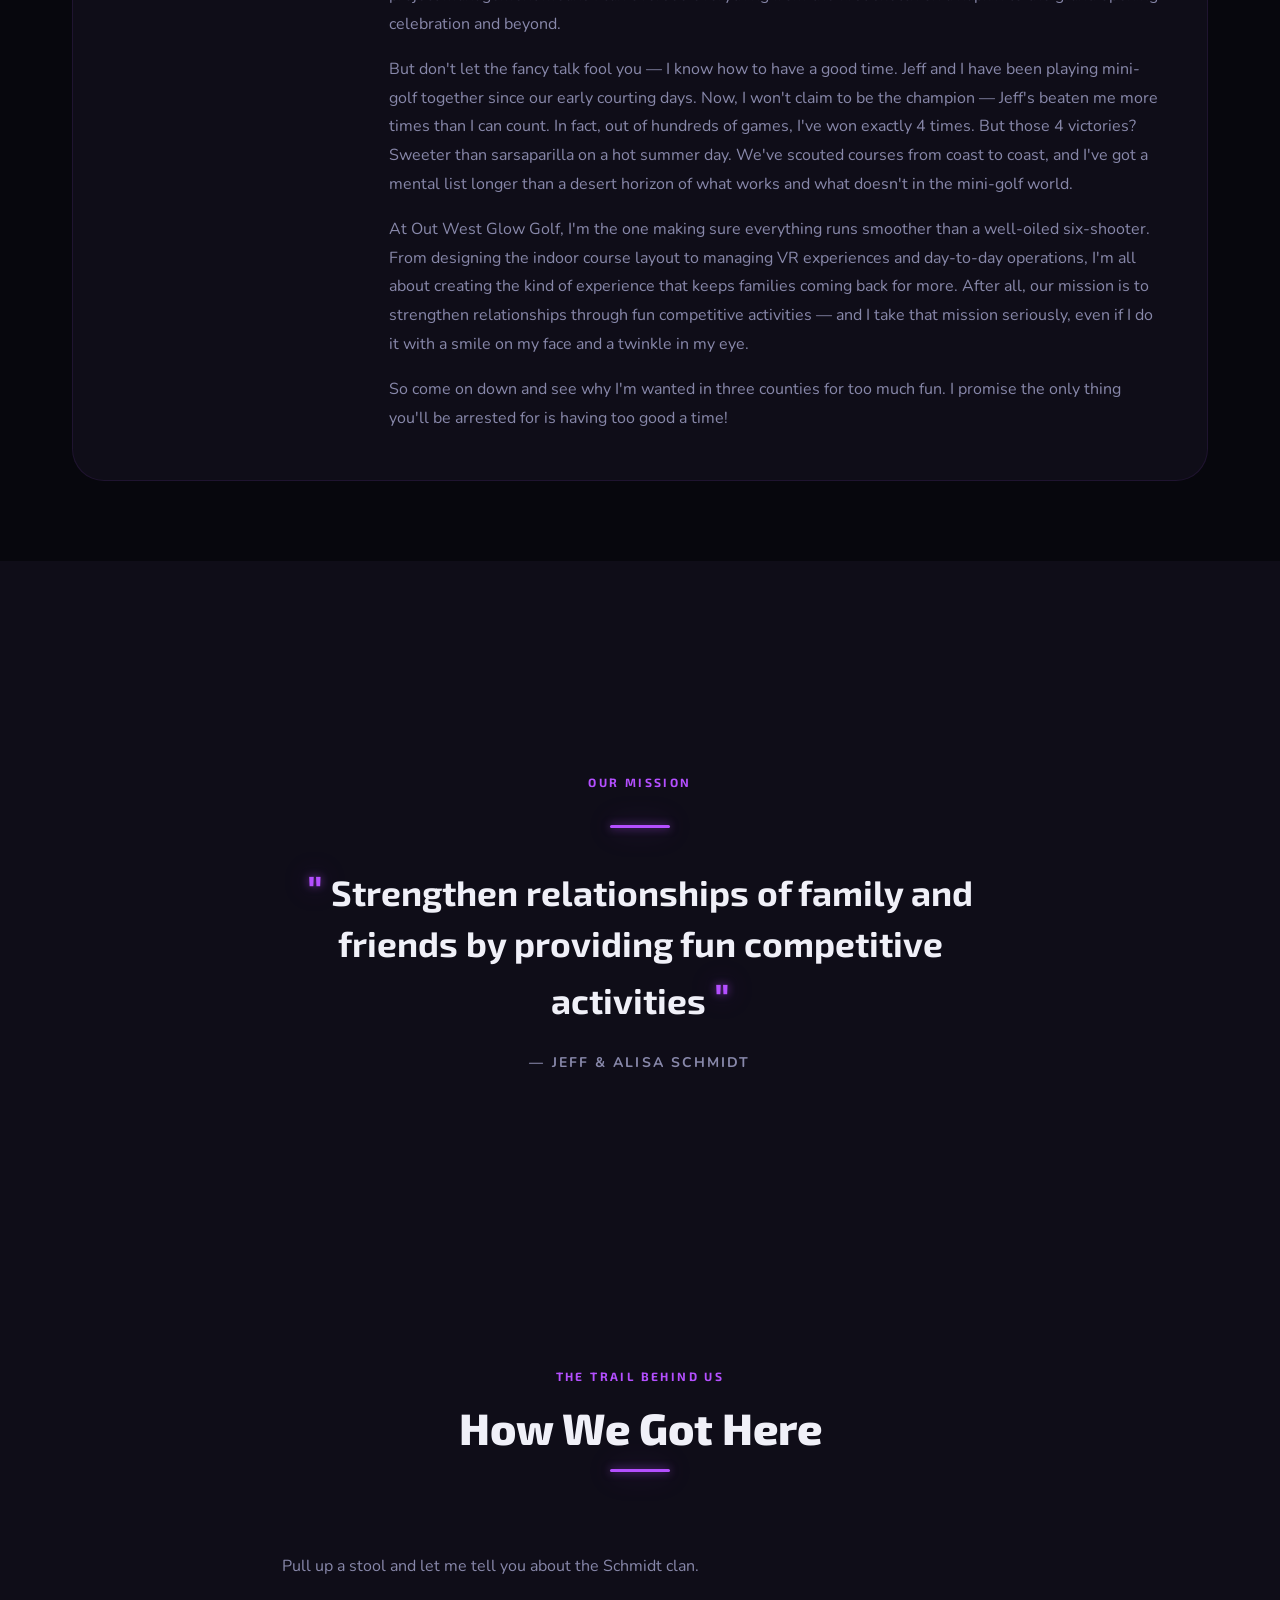
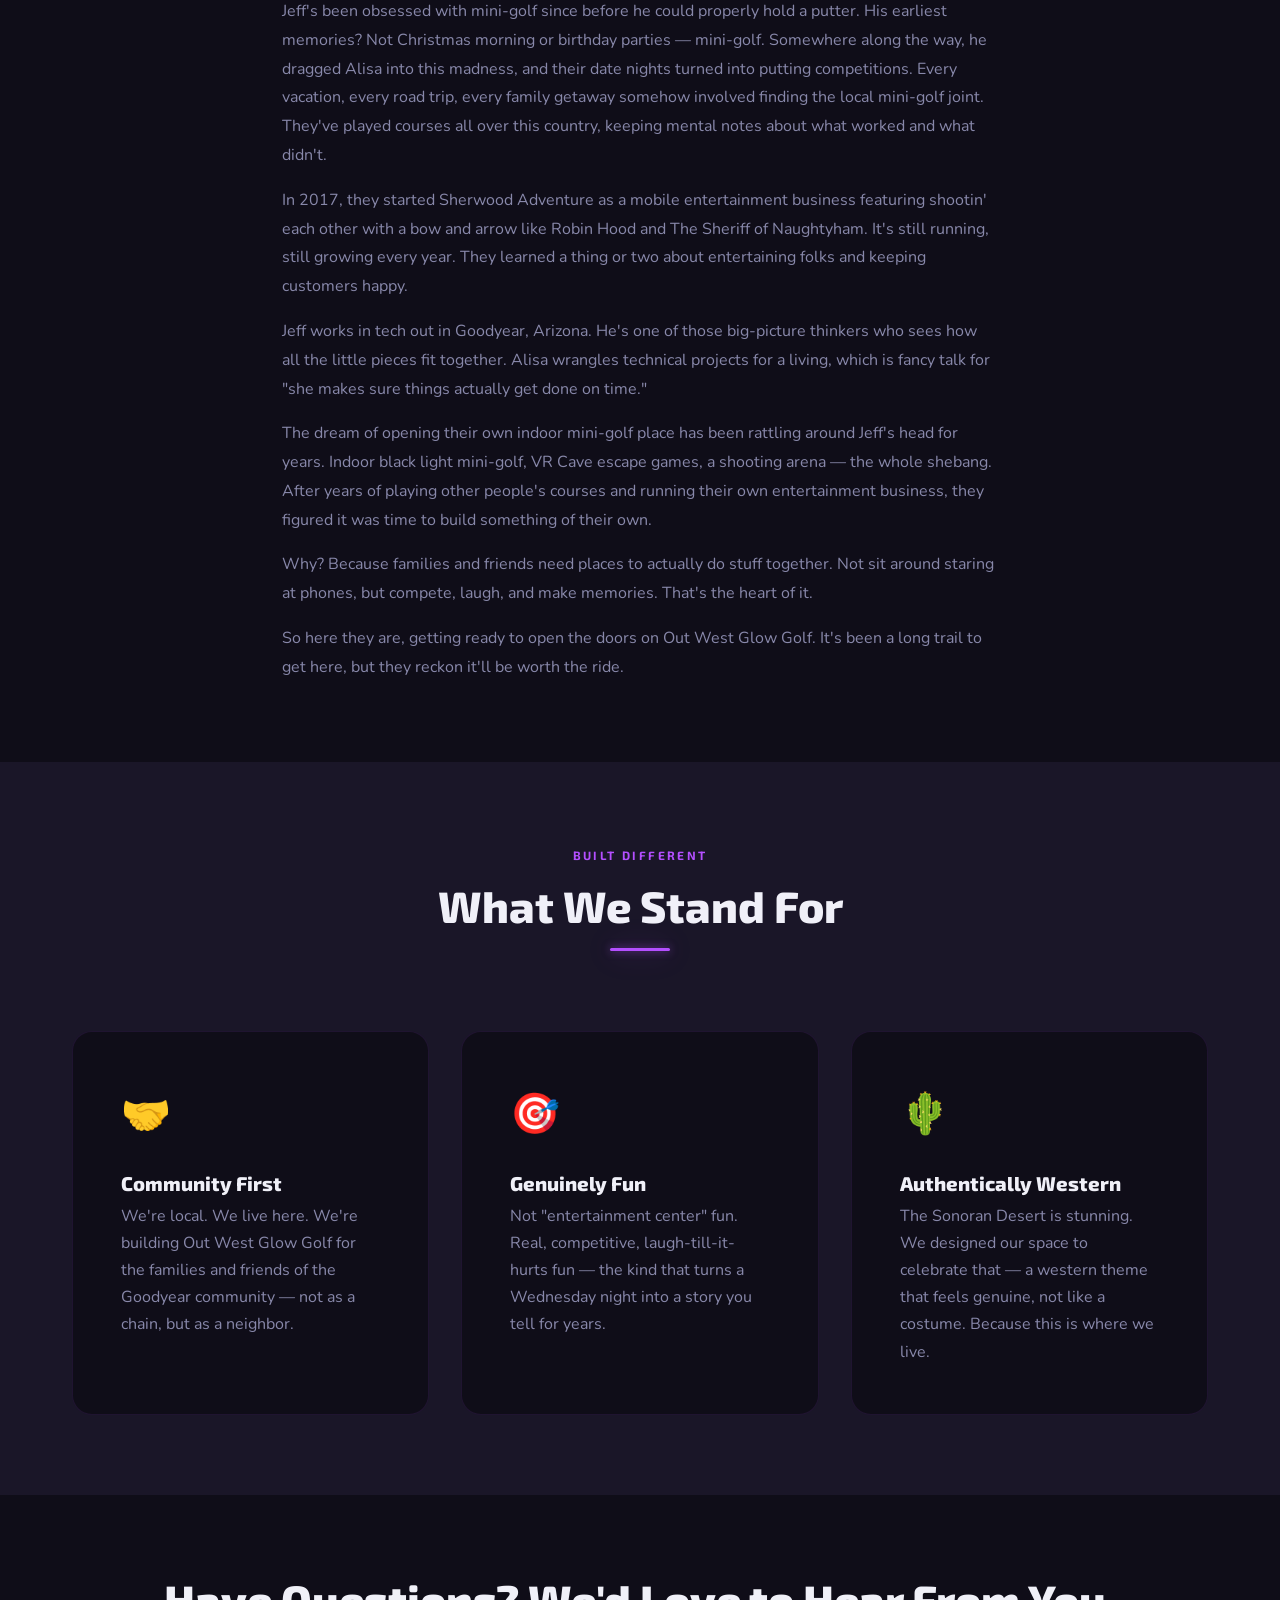
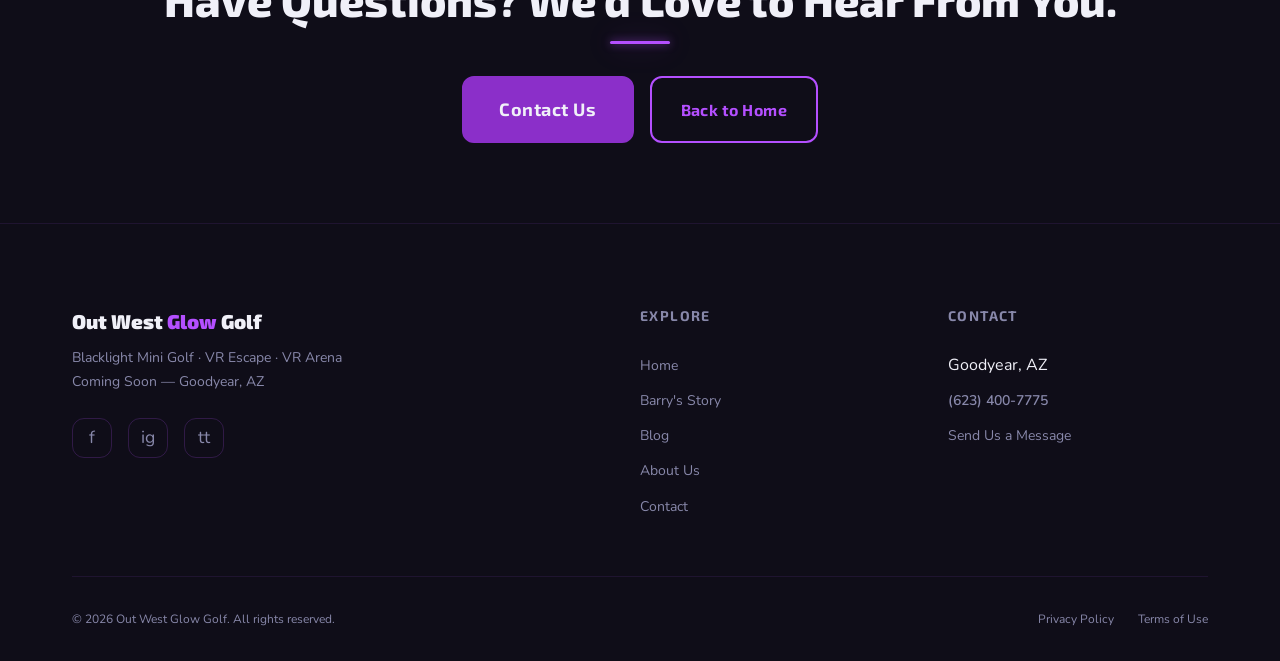
<file: about.html>
<!DOCTYPE html>
<html lang="en">
<head>
  <meta charset="UTF-8" />
  <meta name="viewport" content="width=device-width, initial-scale=1.0" />

  <!-- ── SEO ──────────────────────────────────────────────────── -->
  <title>About the Founders | Out West Glow Golf | Goodyear, AZ</title>
  <meta name="description" content="Meet Jeff and Alisa Schmidt, the founders of Out West Glow Golf — a blacklight mini golf and VR entertainment venue coming soon to Goodyear, AZ." />
  <meta name="robots" content="index, follow" />
  <link rel="canonical" href="https://www.outwestglowgolf.com/about.html" />

  <!-- ── Open Graph ────────────────────────────────────────────── -->
  <meta property="og:type"        content="website" />
  <meta property="og:url"         content="https://www.outwestglowgolf.com/about.html" />
  <meta property="og:title"       content="About the Founders | Out West Glow Golf" />
  <meta property="og:description" content="Meet Jeff and Alisa Schmidt, the team behind Out West Glow Golf in Goodyear, AZ." />

  <!-- ── Styles ────────────────────────────────────────────────── -->
  <link rel="stylesheet" href="css/variables.css" />
  <link rel="stylesheet" href="css/main.css" />
  <link rel="stylesheet" href="css/animations.css" />
</head>
<body>

  <!-- ═══════════════════════════════════════════════════════════
       NAVIGATION
       ═══════════════════════════════════════════════════════════ -->
  <nav class="nav" role="navigation" aria-label="Main navigation">
    <div class="nav__inner">
      <a href="index.html" class="nav__logo" aria-label="Out West Glow Golf Home">
        <img src="images/logo-nav.svg" alt="Out West Glow Golf" class="nav__logo-img" />
      </a>
      <ul class="nav__links" role="list">
        <li><a href="index.html">Home</a></li>
        <li><a href="barry.html">Barry's Story</a></li>
        <li><a href="blog/index.html">Blog</a></li>
        <li><a href="about.html" class="active">About</a></li>
        <li><a href="contact.html">Contact</a></li>
      </ul>
      <a href="contact.html" class="btn btn--cta nav__cta">Get Notified</a>
      <button class="nav__hamburger" aria-label="Open menu" aria-expanded="false">
        <span></span><span></span><span></span>
      </button>
    </div>
  </nav>

  <div class="nav__mobile" role="dialog" aria-label="Mobile navigation">
    <a href="index.html">Home</a>
    <a href="barry.html">Barry's Story</a>
    <a href="blog/index.html">Blog</a>
    <a href="about.html">About</a>
    <a href="contact.html">Contact</a>
    <a href="contact.html" class="btn btn--cta">Get Notified</a>
  </div>

  <main>

    <!-- ═══════════════════════════════════════════════════════════
         PAGE HEADER
         ═══════════════════════════════════════════════════════════ -->
    <header class="page-header">
      <p class="page-header__eyebrow">The People Behind the Glow</p>
      <h1 class="page-header__title">About the Founders</h1>
      <span class="neon-line" aria-hidden="true"></span>
      <p class="page-header__subtitle">
        Out West Glow Golf is a family business built on a simple belief:
        the best moments in life happen when people play together.
      </p>
    </header>

    <!-- ═══════════════════════════════════════════════════════════
         FOUNDERS SECTION
         ═══════════════════════════════════════════════════════════ -->
    <section class="section" aria-labelledby="founders-title">
      <div class="container">

        <!-- Jeff Schmidt -->
        <div class="founder reveal">
          <div class="founder__photo">
            <img src="images/jeff.png" alt="Jeff Schmidt, co-founder of Out West Glow Golf" />
          </div>
          <div>
            <p class="founder__label">Fastest Putter in the West</p>
            <h2 class="founder__name" id="founders-title">Jeff Schmidt</h2>
            <div class="founder__bio">
              <p>Well howdy there! I'm Jeff, and I've been chasing little white balls through windmills and around obstacles since I was knee-high to a tumbleweed. Some folks collect stamps, some folks collect coins — me? I collect hole-in-ones and stories from indoor mini-golf courses across this great nation.</p>
              <p>By day, I'm a tech wizard out in Goodyear, Arizona, wrangling software systems and seeing the big picture like an eagle spotting a jackrabbit from a mile up. I've been described as a "creative thinker who connects individual systems," which is fancy talk for "I can figure out how to make things work better." I've also done my share of public speaking at events like SQL Saturday, so I'm comfortable talking to a crowd — whether it's about databases or why the 7th hole is playing particularly tricky today.</p>
              <p>But my true passion? That's mini-golf, pure and simple. Alisa and I have turned countless date nights into putting competitions (she's won exactly 4 times out of hundreds — but who's counting?), and every family vacation becomes a course reconnaissance mission. I've played more different courses than most folks have had hot dinners, and I've learned a thing or three about what makes a course truly special.</p>
              <p>Now I'm fixing to bring all that experience to Out West Glow Golf, where we're creating an indoor mini-golf experience plus VR escape and shooting games for those who want to step into another world. It's the kind of place where families can make memories and friends can settle their differences the old-fashioned way — with a friendly competition. So come on down and see if you can out-putt the Fastest Putter in the West. Spoiler alert: you probably can't, but it'll be fun watching you try!</p>
            </div>
          </div>
        </div>

        <!-- Alisa Schmidt -->
        <div class="founder reveal">
          <div class="founder__photo">
            <img src="images/alisa.png" alt="Alisa Schmidt, co-founder of Out West Glow Golf" />
          </div>
          <div>
            <p class="founder__label">Wanted in Three Counties for Too Much Fun</p>
            <h2 class="founder__name">Alisa Schmidt</h2>
            <div class="founder__bio">
              <p>Howdy, partners! I'm Alisa, and if you're looking for someone who knows how to wrangle a project like a cowboy wrangles cattle, you've found your gal.</p>
              <p>While Jeff's been busy dreaming up windmills and obstacle courses, I've been sharpening my skills as a team lead for technical projects. I've coordinated more complex initiatives than a saloon piano player has fingers, and I've managed resources with the precision of a sharpshooter. My background in technical project management means I can oversee everything from the first sketch on a napkin to the grand opening celebration and beyond.</p>
              <p>But don't let the fancy talk fool you — I know how to have a good time. Jeff and I have been playing mini-golf together since our early courting days. Now, I won't claim to be the champion — Jeff's beaten me more times than I can count. In fact, out of hundreds of games, I've won exactly 4 times. But those 4 victories? Sweeter than sarsaparilla on a hot summer day. We've scouted courses from coast to coast, and I've got a mental list longer than a desert horizon of what works and what doesn't in the mini-golf world.</p>
              <p>At Out West Glow Golf, I'm the one making sure everything runs smoother than a well-oiled six-shooter. From designing the indoor course layout to managing VR experiences and day-to-day operations, I'm all about creating the kind of experience that keeps families coming back for more. After all, our mission is to strengthen relationships through fun competitive activities — and I take that mission seriously, even if I do it with a smile on my face and a twinkle in my eye.</p>
              <p>So come on down and see why I'm wanted in three counties for too much fun. I promise the only thing you'll be arrested for is having too good a time!</p>
            </div>
          </div>
        </div>

      </div>
    </section>

    <!-- ═══════════════════════════════════════════════════════════
         MISSION
         ═══════════════════════════════════════════════════════════ -->
    <section class="section section--dark" aria-labelledby="mission-title">
      <div class="container">
        <div class="mission reveal">
          <p class="section-header__eyebrow" id="mission-title">Our Mission</p>
          <span class="neon-line" aria-hidden="true"></span>
          <blockquote class="mission__quote">
            Strengthen relationships of family and friends by providing fun competitive activities
          </blockquote>
          <p class="mission__label">— Jeff &amp; Alisa Schmidt</p>
        </div>
      </div>
    </section>

    <!-- ═══════════════════════════════════════════════════════════
         HOW WE GOT HERE
         ═══════════════════════════════════════════════════════════ -->
    <section class="section section--dark" aria-labelledby="story-title">
      <div class="container--narrow">
        <header class="section-header reveal">
          <p class="section-header__eyebrow">The Trail Behind Us</p>
          <h2 class="section-header__title" id="story-title">How We Got Here</h2>
          <span class="neon-line" aria-hidden="true"></span>
        </header>

        <div class="founder__bio reveal" style="max-width:720px;margin-inline:auto;">
          <p>Pull up a stool and let me tell you about the Schmidt clan.</p>
          <p>Jeff's been obsessed with mini-golf since before he could properly hold a putter. His earliest memories? Not Christmas morning or birthday parties — mini-golf. Somewhere along the way, he dragged Alisa into this madness, and their date nights turned into putting competitions. Every vacation, every road trip, every family getaway somehow involved finding the local mini-golf joint. They've played courses all over this country, keeping mental notes about what worked and what didn't.</p>
          <p>In 2017, they started Sherwood Adventure as a mobile entertainment business featuring shootin' each other with a bow and arrow like Robin Hood and The Sheriff of Naughtyham. It's still running, still growing every year. They learned a thing or two about entertaining folks and keeping customers happy.</p>
          <p>Jeff works in tech out in Goodyear, Arizona. He's one of those big-picture thinkers who sees how all the little pieces fit together. Alisa wrangles technical projects for a living, which is fancy talk for "she makes sure things actually get done on time."</p>
          <p>The dream of opening their own indoor mini-golf place has been rattling around Jeff's head for years. Indoor black light mini-golf, VR Cave escape games, a shooting arena — the whole shebang. After years of playing other people's courses and running their own entertainment business, they figured it was time to build something of their own.</p>
          <p>Why? Because families and friends need places to actually do stuff together. Not sit around staring at phones, but compete, laugh, and make memories. That's the heart of it.</p>
          <p>So here they are, getting ready to open the doors on Out West Glow Golf. It's been a long trail to get here, but they reckon it'll be worth the ride.</p>
        </div>
      </div>
    </section>

    <!-- ═══════════════════════════════════════════════════════════
         WHAT MAKES US DIFFERENT
         ═══════════════════════════════════════════════════════════ -->
    <section class="section section--accent" aria-labelledby="diff-title">
      <div class="container">
        <header class="section-header reveal">
          <p class="section-header__eyebrow">Built Different</p>
          <h2 class="section-header__title" id="diff-title">What We Stand For</h2>
          <span class="neon-line" aria-hidden="true"></span>
        </header>

        <div class="grid-3 reveal-group">

          <div class="card reveal">
            <span class="card__icon" aria-hidden="true">🤝</span>
            <h3 class="card__title">Community First</h3>
            <p class="card__body">
              We're local. We live here. We're building Out West Glow Golf for the
              families and friends of the Goodyear community — not as a chain, but
              as a neighbor.
            </p>
          </div>

          <div class="card reveal">
            <span class="card__icon" aria-hidden="true">🎯</span>
            <h3 class="card__title">Genuinely Fun</h3>
            <p class="card__body">
              Not "entertainment center" fun. Real, competitive, laugh-till-it-hurts
              fun — the kind that turns a Wednesday night into a story you tell for years.
            </p>
          </div>

          <div class="card reveal">
            <span class="card__icon" aria-hidden="true">🌵</span>
            <h3 class="card__title">Authentically Western</h3>
            <p class="card__body">
              The Sonoran Desert is stunning. We designed our space to celebrate that —
              a western theme that feels genuine, not like a costume. Because this is
              where we live.
            </p>
          </div>

        </div>
      </div>
    </section>

    <!-- ═══════════════════════════════════════════════════════════
         CTA
         ═══════════════════════════════════════════════════════════ -->
    <section class="section section--dark" aria-labelledby="about-cta-title">
      <div class="container text-center">
        <div class="reveal">
          <h2 class="section-header__title" id="about-cta-title" style="margin-bottom:1rem;">
            Have Questions? We'd Love to Hear From You.
          </h2>
          <span class="neon-line" aria-hidden="true"></span>
          <div style="display:flex;gap:1rem;justify-content:center;flex-wrap:wrap;margin-top:2rem;">
            <a href="contact.html" class="btn btn--cta">Contact Us</a>
            <a href="index.html"   class="btn btn--outline">Back to Home</a>
          </div>
        </div>
      </div>
    </section>

  </main>

  <!-- ═══════════════════════════════════════════════════════════
       FOOTER
       ═══════════════════════════════════════════════════════════ -->
  <footer class="footer" role="contentinfo">
    <div class="container">
      <div class="footer__grid">
        <div>
          <p class="footer__brand-name">Out West <span>Glow</span> Golf</p>
          <p class="footer__tagline">Blacklight Mini Golf · VR Escape · VR Arena<br />Coming Soon — Goodyear, AZ</p>
          <div class="footer__social" aria-label="Social media links">
            <a href="#" aria-label="Facebook" rel="noopener">f</a>
            <a href="#" aria-label="Instagram" rel="noopener">ig</a>
            <a href="#" aria-label="TikTok" rel="noopener">tt</a>
          </div>
        </div>
        <div>
          <p class="footer__col-title">Explore</p>
          <ul class="footer__links" role="list">
            <li><a href="index.html">Home</a></li>
            <li><a href="barry.html">Barry's Story</a></li>
            <li><a href="blog/index.html">Blog</a></li>
            <li><a href="about.html">About Us</a></li>
            <li><a href="contact.html">Contact</a></li>
          </ul>
        </div>
        <div>
          <p class="footer__col-title">Contact</p>
          <ul class="footer__links" role="list">
            <li>Goodyear, AZ</li>
            <li><a href="#" class="phone-link" data-p="NjIzLTQwMC03Nzc1" aria-label="Call Out West Glow Golf">Loading...</a></li>
            <li><a href="contact.html">Send Us a Message</a></li>
          </ul>
        </div>
      </div>
      <div class="footer__bottom">
        <p class="footer__copy">&copy; <span id="year"></span> Out West Glow Golf. All rights reserved.</p>
        <nav class="footer__legal" aria-label="Legal links">
          <a href="#">Privacy Policy</a>
          <a href="#">Terms of Use</a>
        </nav>
      </div>
    </div>
  </footer>

  <script src="js/main.js"></script>
  <script>document.getElementById('year').textContent = new Date().getFullYear();</script>
</body>
</html>
</file>
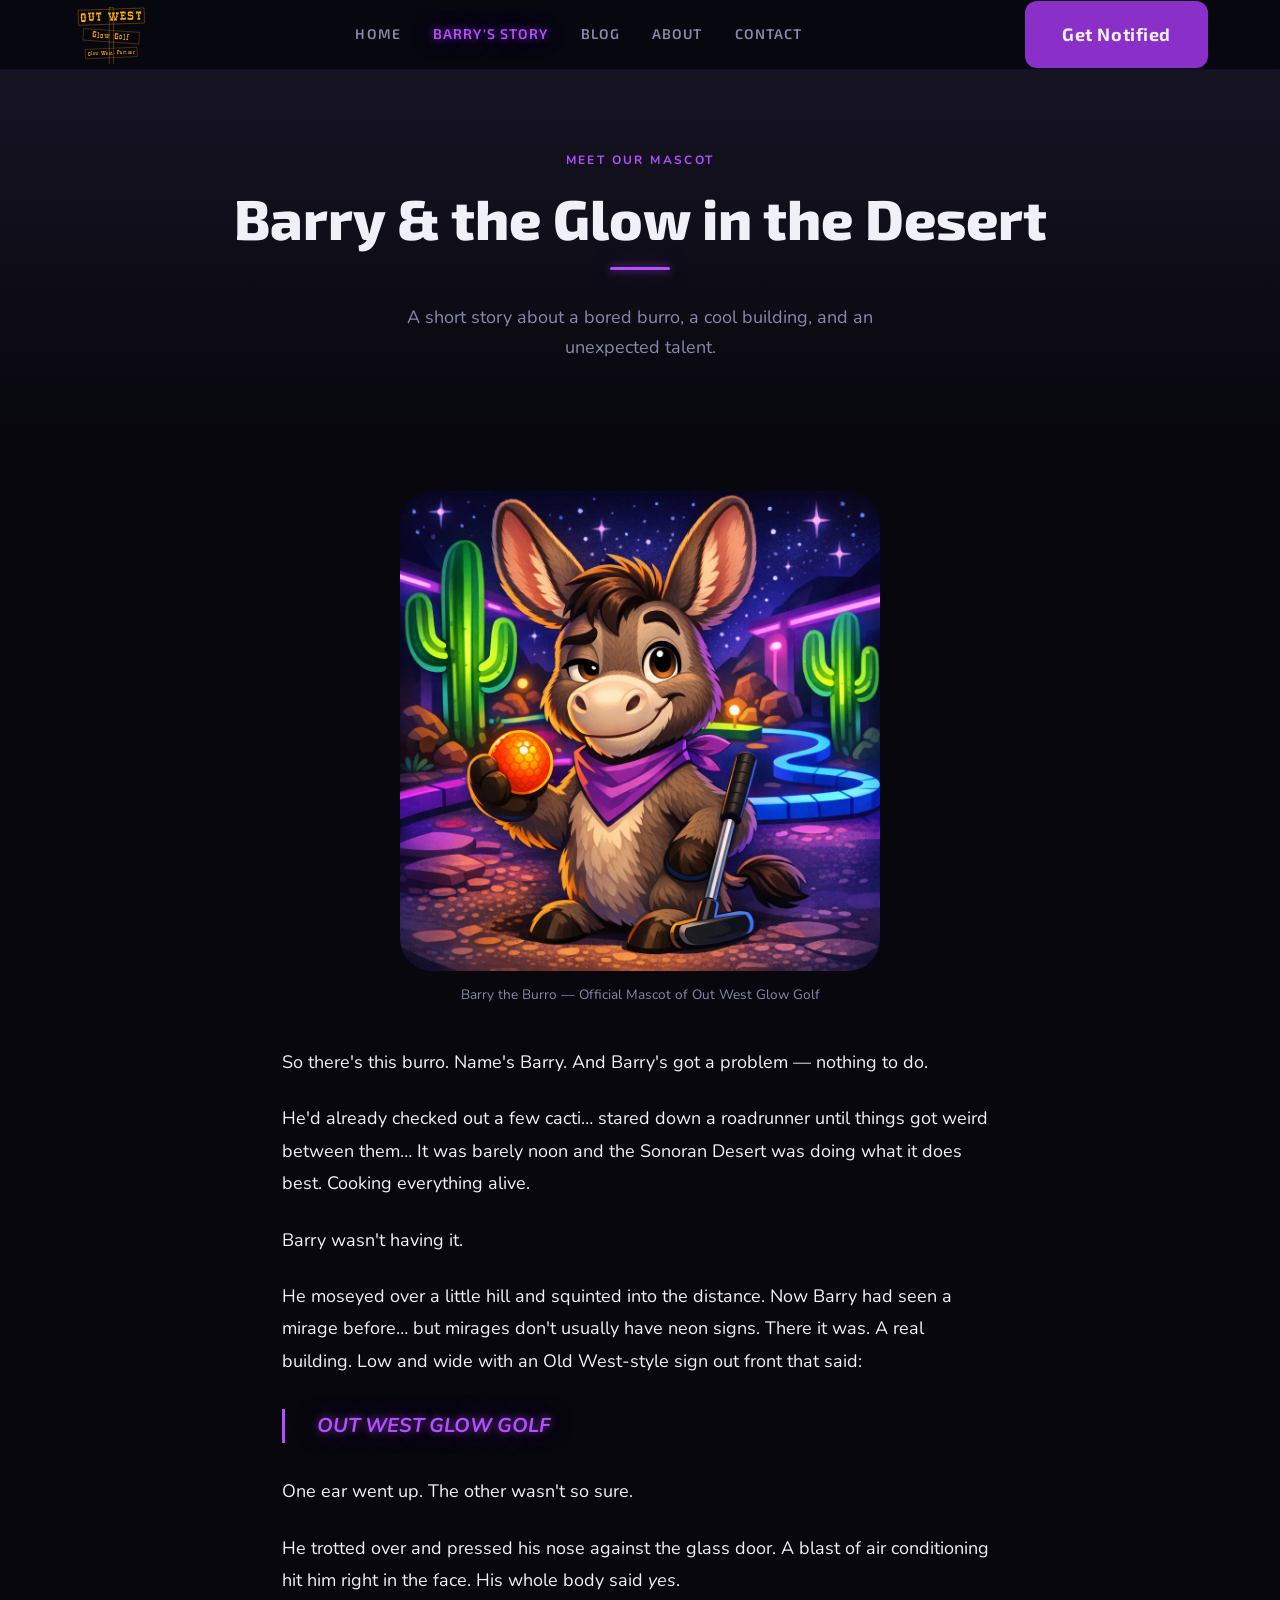
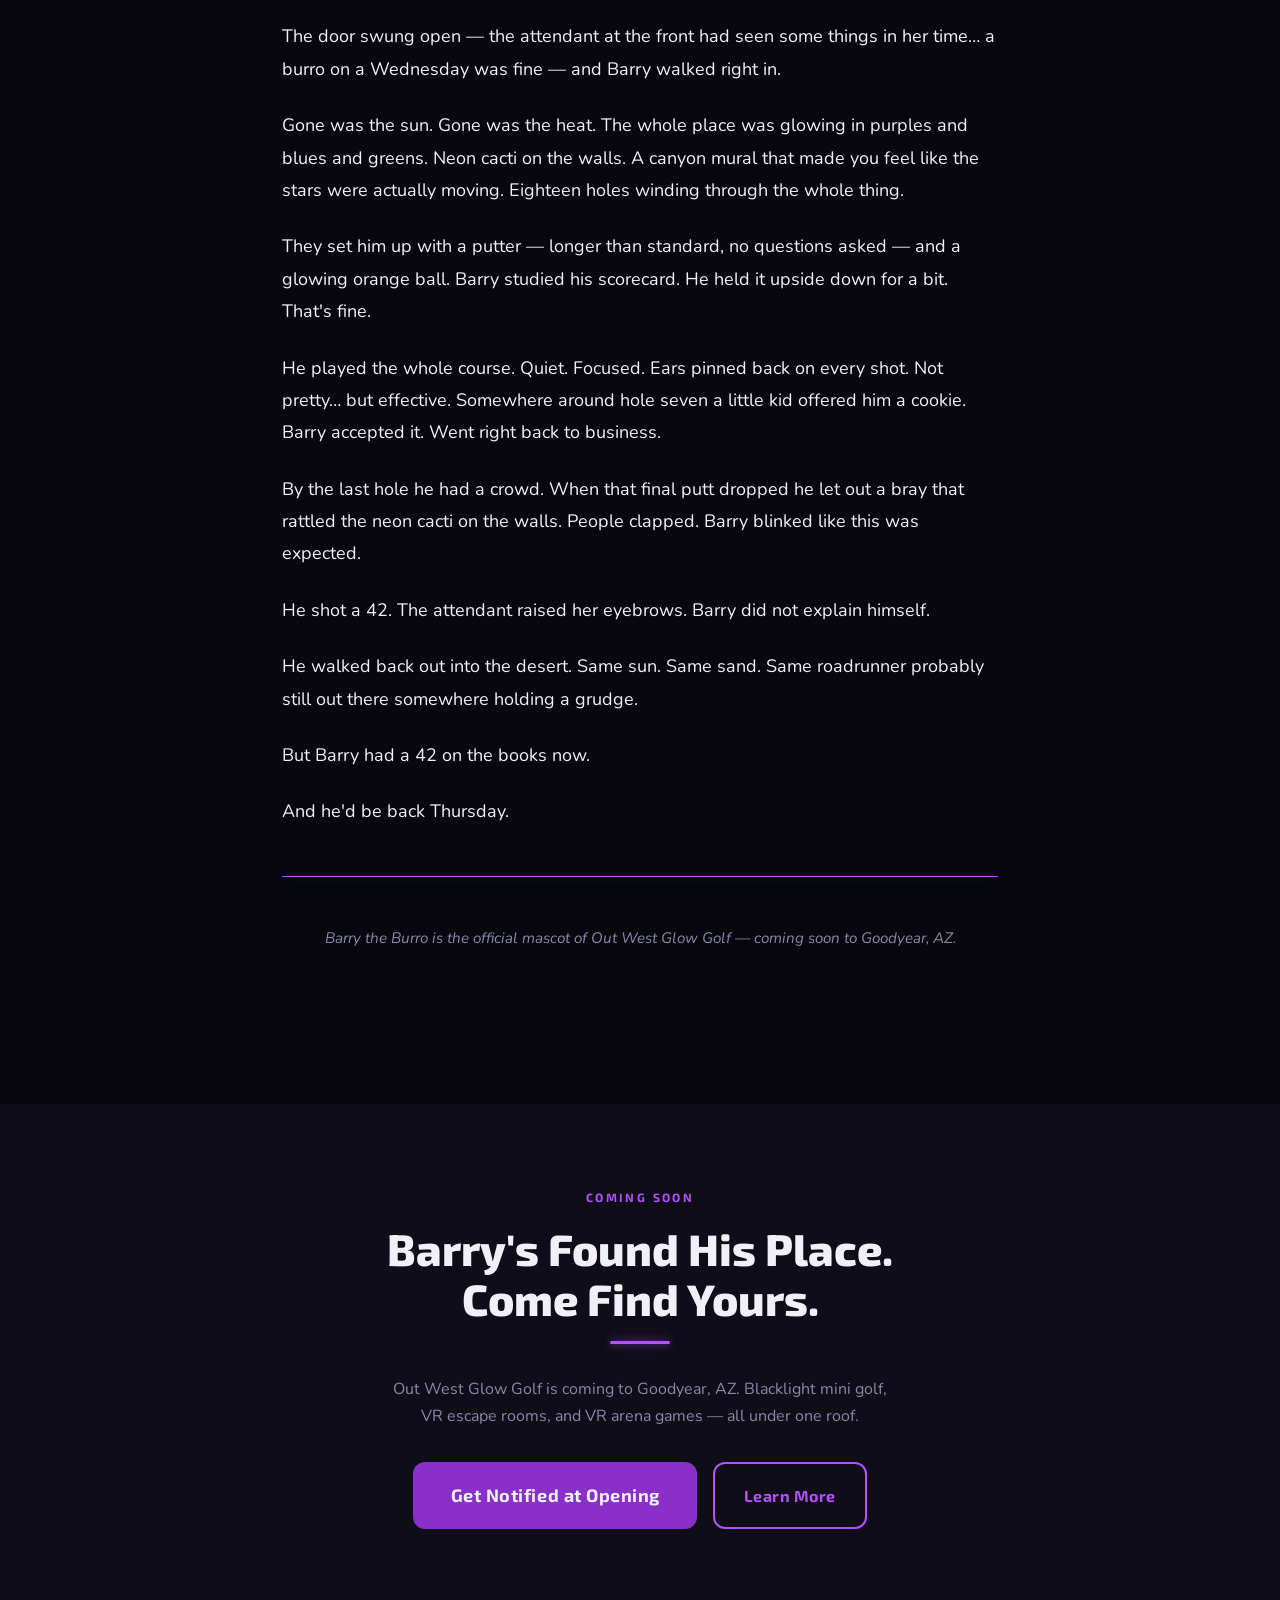
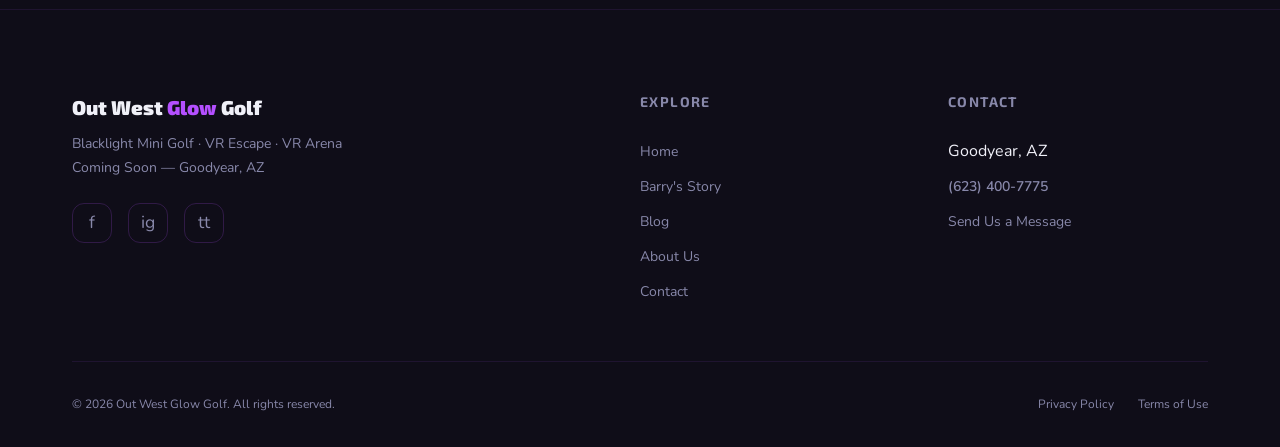
<file: barry.html>
<!DOCTYPE html>
<html lang="en">
<head>
  <meta charset="UTF-8" />
  <meta name="viewport" content="width=device-width, initial-scale=1.0" />

  <!-- ── SEO ──────────────────────────────────────────────────── -->
  <title>Barry &amp; the Glow in the Desert | Out West Glow Golf | Goodyear, AZ</title>
  <meta name="description" content="Meet Barry the Burro — Out West Glow Golf's official mascot. Read the story of how a bored desert burro discovered blacklight mini golf and shot a 42." />
  <meta name="robots" content="index, follow" />
  <link rel="canonical" href="https://www.outwestglowgolf.com/barry.html" />

  <!-- ── Open Graph ────────────────────────────────────────────── -->
  <meta property="og:type"        content="article" />
  <meta property="og:url"         content="https://www.outwestglowgolf.com/barry.html" />
  <meta property="og:title"       content="Barry &amp; the Glow in the Desert | Out West Glow Golf" />
  <meta property="og:description" content="Meet Barry the Burro. He wasn't looking for anything. But a neon sign in the Sonoran Desert changed everything." />

  <!-- ── Styles ────────────────────────────────────────────────── -->
  <link rel="stylesheet" href="css/variables.css" />
  <link rel="stylesheet" href="css/main.css" />
  <link rel="stylesheet" href="css/animations.css" />
</head>
<body>

  <!-- ═══════════════════════════════════════════════════════════
       NAVIGATION
       ═══════════════════════════════════════════════════════════ -->
  <nav class="nav" role="navigation" aria-label="Main navigation">
    <div class="nav__inner">
      <a href="index.html" class="nav__logo" aria-label="Out West Glow Golf Home">
        <img src="images/logo-nav.svg" alt="Out West Glow Golf" class="nav__logo-img" />
      </a>
      <ul class="nav__links" role="list">
        <li><a href="index.html">Home</a></li>
        <li><a href="barry.html" class="active">Barry's Story</a></li>
        <li><a href="blog/index.html">Blog</a></li>
        <li><a href="about.html">About</a></li>
        <li><a href="contact.html">Contact</a></li>
      </ul>
      <a href="contact.html" class="btn btn--cta nav__cta">Get Notified</a>
      <button class="nav__hamburger" aria-label="Open menu" aria-expanded="false">
        <span></span><span></span><span></span>
      </button>
    </div>
  </nav>

  <div class="nav__mobile" role="dialog" aria-label="Mobile navigation">
    <a href="index.html">Home</a>
    <a href="barry.html">Barry's Story</a>
    <a href="blog/index.html">Blog</a>
    <a href="about.html">About</a>
    <a href="contact.html">Contact</a>
    <a href="contact.html" class="btn btn--cta">Get Notified</a>
  </div>

  <main>

    <!-- ═══════════════════════════════════════════════════════════
         PAGE HEADER
         ═══════════════════════════════════════════════════════════ -->
    <header class="page-header">
      <p class="page-header__eyebrow">Meet Our Mascot</p>
      <h1 class="page-header__title">Barry &amp; the Glow in the Desert</h1>
      <span class="neon-line" aria-hidden="true"></span>
      <p class="page-header__subtitle">A short story about a bored burro, a cool building, and an unexpected talent.</p>
    </header>

    <!-- ═══════════════════════════════════════════════════════════
         STORY
         ═══════════════════════════════════════════════════════════ -->
    <article class="post-body" aria-label="Barry the Burro story">

      <!-- Mascot image placeholder — replace when art is ready -->
      <figure style="text-align:center;margin-bottom:2.5rem;">
        <img src="images/Barry Indoor.png"
             alt="Barry the Burro on the blacklight mini golf course at Out West Glow Golf"
             style="max-width:480px;width:100%;border-radius:var(--radius-xl);margin-inline:auto;" />
        <figcaption style="color:var(--text-muted);font-size:0.85rem;margin-top:0.75rem;">
          Barry the Burro — Official Mascot of Out West Glow Golf
        </figcaption>
      </figure>

      <p>
        So there's this burro. Name's Barry. And Barry's got a problem — nothing to do.
      </p>

      <p>
        He'd already checked out a few cacti&hellip; stared down a roadrunner until things got
        weird between them&hellip; It was barely noon and the Sonoran Desert was doing what it
        does best. Cooking everything alive.
      </p>

      <p>Barry wasn't having it.</p>

      <p>
        He moseyed over a little hill and squinted into the distance. Now Barry had seen a
        mirage before&hellip; but mirages don't usually have neon signs. There it was. A real
        building. Low and wide with an Old West-style sign out front that said:
      </p>

      <blockquote>
        <strong class="glow-text">OUT WEST GLOW GOLF</strong>
      </blockquote>

      <p>One ear went up. The other wasn't so sure.</p>

      <p>
        He trotted over and pressed his nose against the glass door. A blast of air
        conditioning hit him right in the face. His whole body said <em>yes</em>.
      </p>

      <p>
        The door swung open — the attendant at the front had seen some things in her
        time&hellip; a burro on a Wednesday was fine — and Barry walked right in.
      </p>

      <p>
        Gone was the sun. Gone was the heat. The whole place was glowing in purples and
        blues and greens. Neon cacti on the walls. A canyon mural that made you feel like
        the stars were actually moving. Eighteen holes winding through the whole thing.
      </p>

      <p>
        They set him up with a putter — longer than standard, no questions asked — and a
        glowing orange ball. Barry studied his scorecard. He held it upside down for a bit.
        That's fine.
      </p>

      <p>
        He played the whole course. Quiet. Focused. Ears pinned back on every shot. Not
        pretty&hellip; but effective. Somewhere around hole seven a little kid offered him a
        cookie. Barry accepted it. Went right back to business.
      </p>

      <p>
        By the last hole he had a crowd. When that final putt dropped he let out a bray
        that rattled the neon cacti on the walls. People clapped. Barry blinked like this
        was expected.
      </p>

      <p>He shot a 42. The attendant raised her eyebrows. Barry did not explain himself.</p>

      <p>
        He walked back out into the desert. Same sun. Same sand. Same roadrunner probably
        still out there somewhere holding a grudge.
      </p>

      <p>
        But Barry had a 42 on the books now.
      </p>

      <p>And he'd be back Thursday.</p>

      <hr class="divider divider--glow" />

      <p style="text-align:center;font-style:italic;color:var(--text-muted);font-size:0.95rem;">
        Barry the Burro is the official mascot of Out West Glow Golf — coming soon to Goodyear, AZ.
      </p>

    </article>

    <!-- ═══════════════════════════════════════════════════════════
         CTA
         ═══════════════════════════════════════════════════════════ -->
    <section class="section section--dark" aria-labelledby="barry-cta-title">
      <div class="container text-center">
        <div class="reveal">
          <p class="section-header__eyebrow">Coming Soon</p>
          <h2 class="section-header__title" id="barry-cta-title">
            Barry's Found His Place.<br />Come Find Yours.
          </h2>
          <span class="neon-line" aria-hidden="true"></span>
          <p style="color:var(--text-muted);margin-bottom:2rem;max-width:500px;margin-inline:auto;">
            Out West Glow Golf is coming to Goodyear, AZ. Blacklight mini golf,
            VR escape rooms, and VR arena games — all under one roof.
          </p>
          <div style="display:flex;gap:1rem;justify-content:center;flex-wrap:wrap;">
            <a href="contact.html" class="btn btn--cta">Get Notified at Opening</a>
            <a href="index.html"   class="btn btn--outline">Learn More</a>
          </div>
        </div>
      </div>
    </section>

  </main>

  <!-- ═══════════════════════════════════════════════════════════
       FOOTER
       ═══════════════════════════════════════════════════════════ -->
  <footer class="footer" role="contentinfo">
    <div class="container">
      <div class="footer__grid">
        <div>
          <p class="footer__brand-name">Out West <span>Glow</span> Golf</p>
          <p class="footer__tagline">Blacklight Mini Golf · VR Escape · VR Arena<br />Coming Soon — Goodyear, AZ</p>
          <div class="footer__social" aria-label="Social media links">
            <a href="#" aria-label="Facebook" rel="noopener">f</a>
            <a href="#" aria-label="Instagram" rel="noopener">ig</a>
            <a href="#" aria-label="TikTok" rel="noopener">tt</a>
          </div>
        </div>
        <div>
          <p class="footer__col-title">Explore</p>
          <ul class="footer__links" role="list">
            <li><a href="index.html">Home</a></li>
            <li><a href="barry.html">Barry's Story</a></li>
            <li><a href="blog/index.html">Blog</a></li>
            <li><a href="about.html">About Us</a></li>
            <li><a href="contact.html">Contact</a></li>
          </ul>
        </div>
        <div>
          <p class="footer__col-title">Contact</p>
          <ul class="footer__links" role="list">
            <li>Goodyear, AZ</li>
            <li><a href="#" class="phone-link" data-p="NjIzLTQwMC03Nzc1" aria-label="Call Out West Glow Golf">Loading...</a></li>
            <li><a href="contact.html">Send Us a Message</a></li>
          </ul>
        </div>
      </div>
      <div class="footer__bottom">
        <p class="footer__copy">&copy; <span id="year"></span> Out West Glow Golf. All rights reserved.</p>
        <nav class="footer__legal" aria-label="Legal links">
          <a href="#">Privacy Policy</a>
          <a href="#">Terms of Use</a>
        </nav>
      </div>
    </div>
  </footer>

  <script src="js/main.js"></script>
  <script>document.getElementById('year').textContent = new Date().getFullYear();</script>
</body>
</html>
</file>
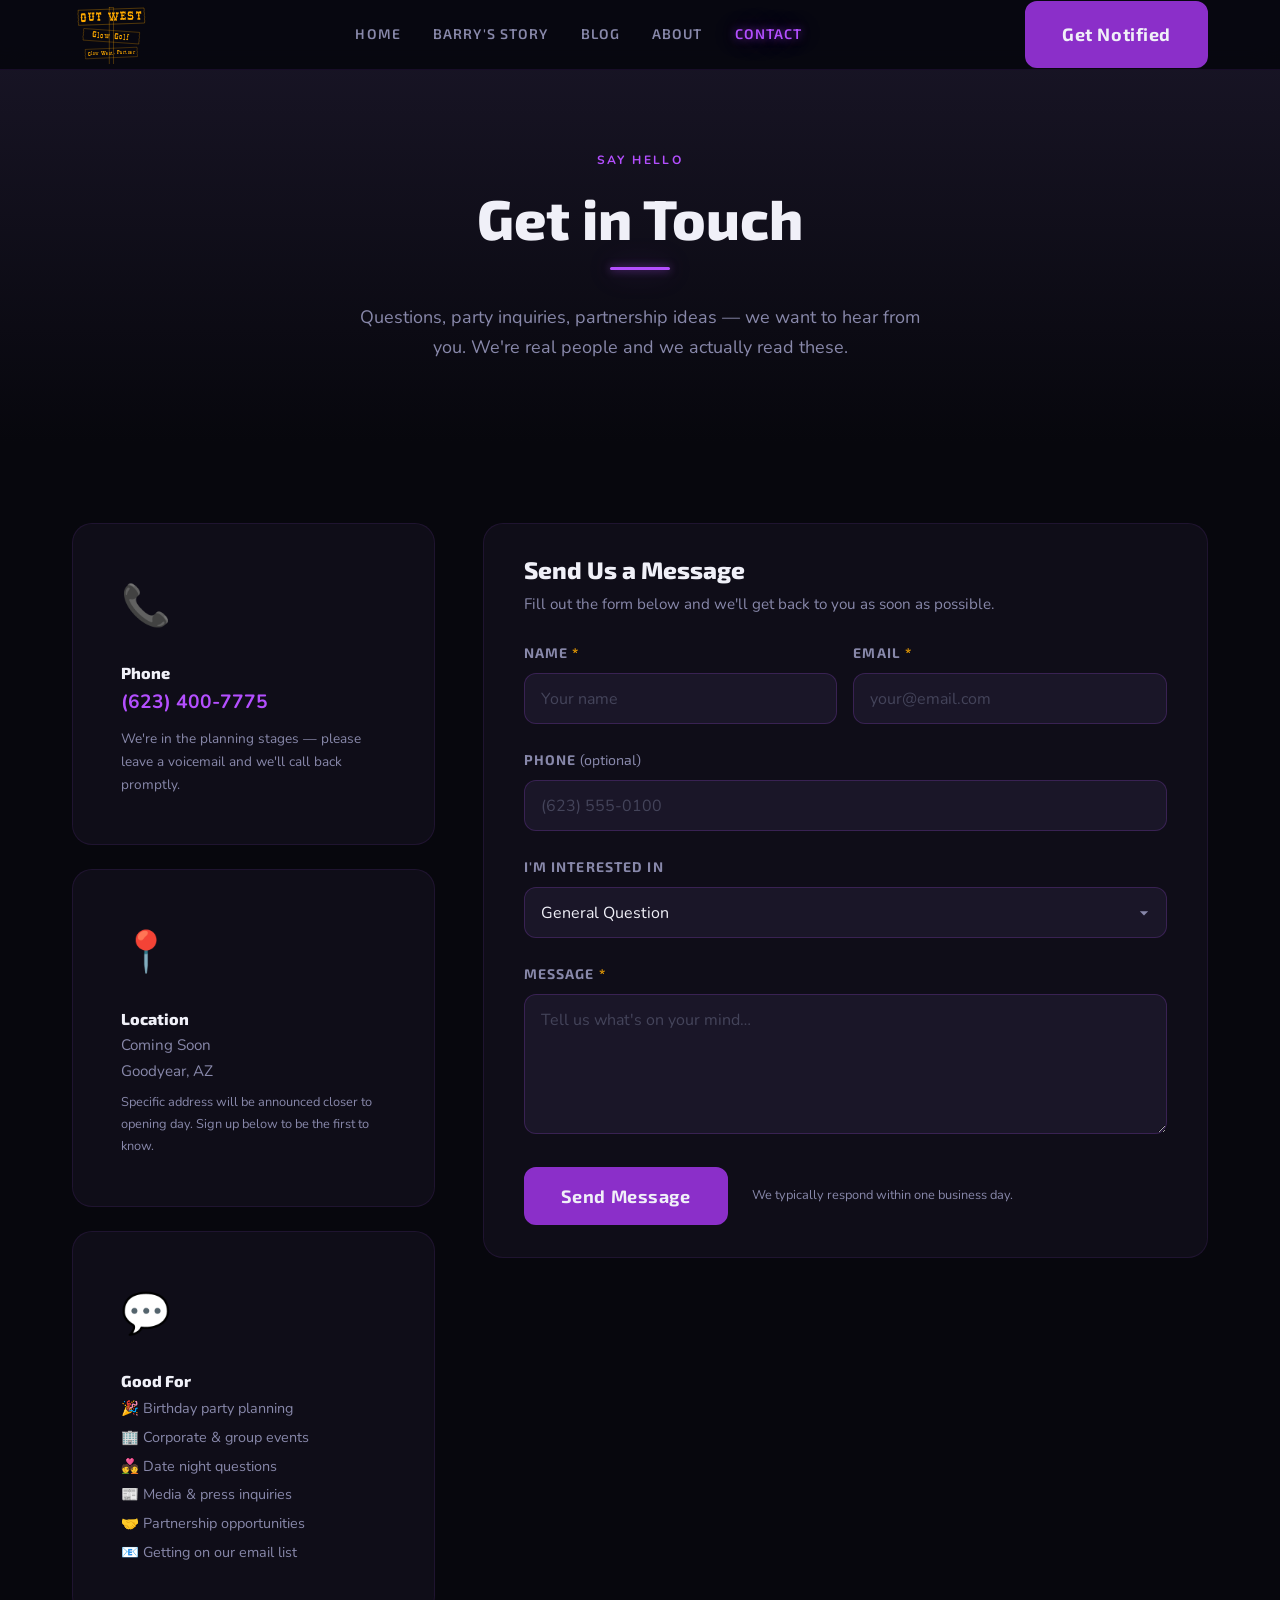
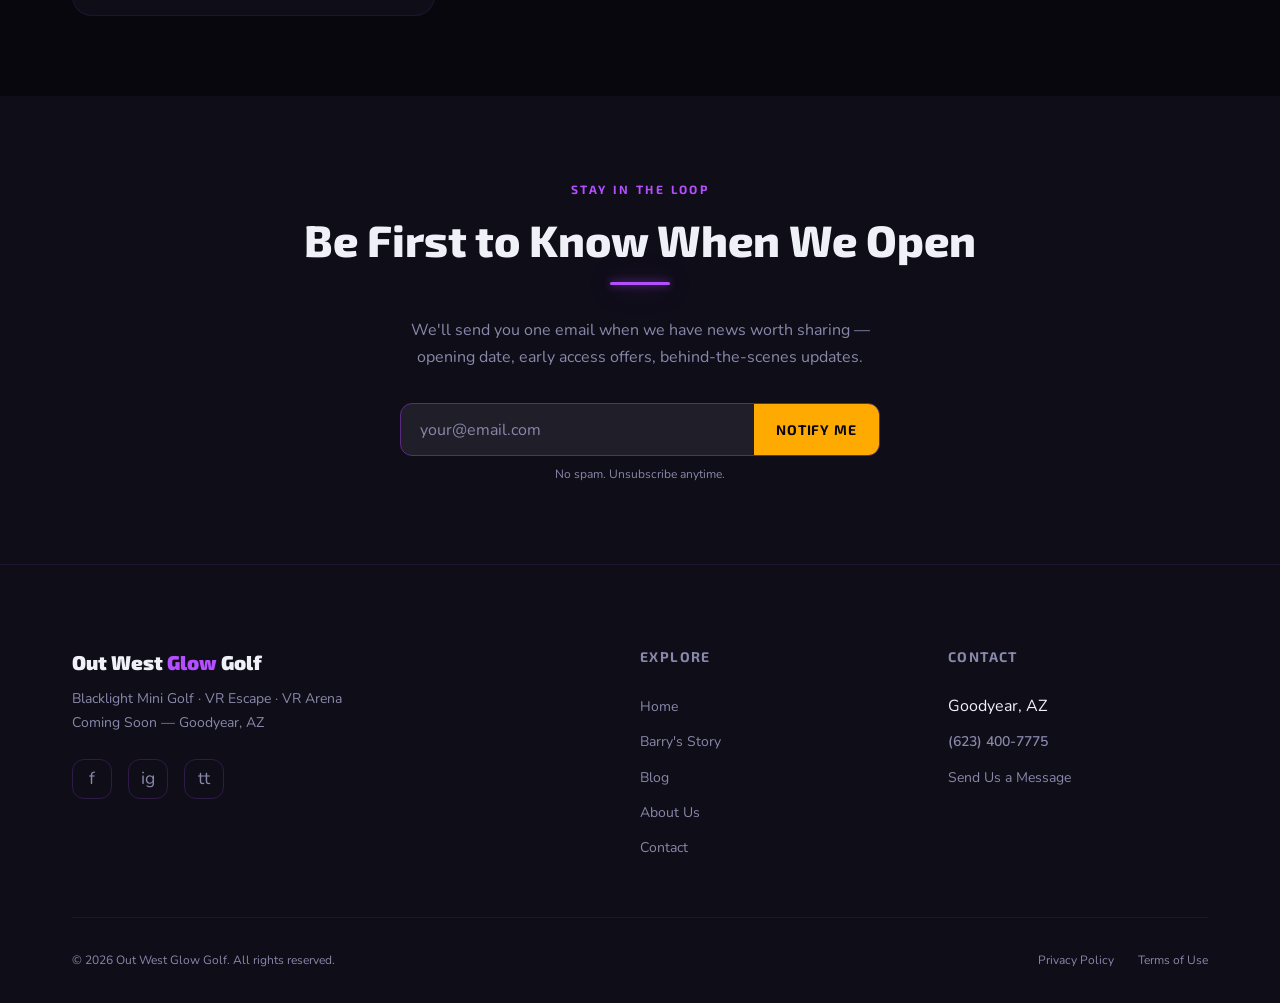
<file: contact.html>
<!DOCTYPE html>
<html lang="en">
<head>
  <meta charset="UTF-8" />
  <meta name="viewport" content="width=device-width, initial-scale=1.0" />

  <!-- ── SEO ──────────────────────────────────────────────────── -->
  <title>Contact Us | Out West Glow Golf | Goodyear, AZ</title>
  <meta name="description" content="Get in touch with Out West Glow Golf in Goodyear, AZ. Ask about our blacklight mini golf, VR escape rooms, birthday party packages, or group events." />
  <meta name="robots" content="index, follow" />
  <link rel="canonical" href="https://www.outwestglowgolf.com/contact.html" />

  <!-- ── Open Graph ────────────────────────────────────────────── -->
  <meta property="og:type"        content="website" />
  <meta property="og:url"         content="https://www.outwestglowgolf.com/contact.html" />
  <meta property="og:title"       content="Contact Us | Out West Glow Golf" />
  <meta property="og:description" content="Questions about blacklight mini golf or VR in Goodyear, AZ? We'd love to hear from you." />

  <!-- ── Styles ────────────────────────────────────────────────── -->
  <link rel="stylesheet" href="css/variables.css" />
  <link rel="stylesheet" href="css/main.css" />
  <link rel="stylesheet" href="css/animations.css" />
</head>
<body>

  <!-- ═══════════════════════════════════════════════════════════
       NAVIGATION
       ═══════════════════════════════════════════════════════════ -->
  <nav class="nav" role="navigation" aria-label="Main navigation">
    <div class="nav__inner">
      <a href="index.html" class="nav__logo" aria-label="Out West Glow Golf Home">
        <img src="images/logo-nav.svg" alt="Out West Glow Golf" class="nav__logo-img" />
      </a>
      <ul class="nav__links" role="list">
        <li><a href="index.html">Home</a></li>
        <li><a href="barry.html">Barry's Story</a></li>
        <li><a href="blog/index.html">Blog</a></li>
        <li><a href="about.html">About</a></li>
        <li><a href="contact.html" class="active">Contact</a></li>
      </ul>
      <a href="contact.html" class="btn btn--cta nav__cta">Get Notified</a>
      <button class="nav__hamburger" aria-label="Open menu" aria-expanded="false">
        <span></span><span></span><span></span>
      </button>
    </div>
  </nav>

  <div class="nav__mobile" role="dialog" aria-label="Mobile navigation">
    <a href="index.html">Home</a>
    <a href="barry.html">Barry's Story</a>
    <a href="blog/index.html">Blog</a>
    <a href="about.html">About</a>
    <a href="contact.html">Contact</a>
    <a href="contact.html" class="btn btn--cta">Get Notified</a>
  </div>

  <main>

    <!-- ═══════════════════════════════════════════════════════════
         PAGE HEADER
         ═══════════════════════════════════════════════════════════ -->
    <header class="page-header">
      <p class="page-header__eyebrow">Say Hello</p>
      <h1 class="page-header__title">Get in Touch</h1>
      <span class="neon-line" aria-hidden="true"></span>
      <p class="page-header__subtitle">
        Questions, party inquiries, partnership ideas — we want to hear from you.
        We're real people and we actually read these.
      </p>
    </header>

    <!-- ═══════════════════════════════════════════════════════════
         CONTACT LAYOUT
         ═══════════════════════════════════════════════════════════ -->
    <section class="section" aria-labelledby="contact-section-title">
      <div class="container">
        <h2 class="visually-hidden" id="contact-section-title">Contact information and form</h2>

        <div class="contact-grid">

          <!-- ── Contact Info ── -->
          <aside class="reveal" aria-label="Contact details">

            <div class="card" style="margin-bottom:1.5rem;">
              <span class="card__icon" aria-hidden="true">📞</span>
              <h3 class="card__title" style="font-size:1rem;margin-bottom:0.25rem;">Phone</h3>
              <!-- Phone decoded by JS — not visible to scrapers -->
              <a href="#" class="phone-link" data-p="NjIzLTQwMC03Nzc1" aria-label="Call Out West Glow Golf" style="font-size:1.2rem;font-weight:700;">Loading...</a>
              <p style="color:var(--text-muted);font-size:0.85rem;margin-top:0.5rem;">
                We're in the planning stages — please leave a voicemail and we'll call back promptly.
              </p>
            </div>

            <div class="card" style="margin-bottom:1.5rem;">
              <span class="card__icon" aria-hidden="true">📍</span>
              <h3 class="card__title" style="font-size:1rem;margin-bottom:0.25rem;">Location</h3>
              <p style="color:var(--text-muted);font-size:0.95rem;">
                Coming Soon<br />Goodyear, AZ
              </p>
              <p style="color:var(--text-muted);font-size:0.8rem;margin-top:0.5rem;">
                Specific address will be announced closer to opening day.
                Sign up below to be the first to know.
              </p>
            </div>

            <div class="card">
              <span class="card__icon" aria-hidden="true">💬</span>
              <h3 class="card__title" style="font-size:1rem;margin-bottom:0.25rem;">Good For</h3>
              <ul style="color:var(--text-muted);font-size:0.9rem;line-height:2;" role="list">
                <li>🎉 Birthday party planning</li>
                <li>🏢 Corporate &amp; group events</li>
                <li>💑 Date night questions</li>
                <li>📰 Media &amp; press inquiries</li>
                <li>🤝 Partnership opportunities</li>
                <li>📧 Getting on our email list</li>
              </ul>
            </div>

          </aside>

          <!-- ── Contact Form ── -->
          <div class="reveal">
            <div class="card" style="padding:2rem 2.5rem;">
              <h2 style="font-size:1.5rem;margin-bottom:0.5rem;">Send Us a Message</h2>
              <p style="color:var(--text-muted);margin-bottom:1.5rem;font-size:0.95rem;">
                Fill out the form below and we'll get back to you as soon as possible.
              </p>

              <form id="contact-form" novalidate aria-label="Contact form">

                <!-- Honeypot — hidden from real users, catches most bots -->
                <div class="form-honeypot" aria-hidden="true">
                  <label for="website">Leave this blank</label>
                  <input type="text" id="website" name="website" tabindex="-1" autocomplete="off" />
                </div>

                <div style="display:grid;grid-template-columns:1fr 1fr;gap:1rem;">
                  <div class="form-group">
                    <label class="form-label" for="name">Name <span aria-hidden="true" style="color:var(--brand-primary);">*</span></label>
                    <input
                      type="text"
                      id="name"
                      name="name"
                      class="form-input"
                      placeholder="Your name"
                      autocomplete="name"
                      required
                      aria-required="true"
                    />
                  </div>
                  <div class="form-group">
                    <label class="form-label" for="email">Email <span aria-hidden="true" style="color:var(--brand-primary);">*</span></label>
                    <input
                      type="email"
                      id="email"
                      name="email"
                      class="form-input"
                      placeholder="your@email.com"
                      autocomplete="email"
                      required
                      aria-required="true"
                    />
                  </div>
                </div>

                <div class="form-group">
                  <label class="form-label" for="phone-field">Phone <span style="color:var(--text-muted);font-weight:400;text-transform:none;letter-spacing:0;">(optional)</span></label>
                  <input
                    type="tel"
                    id="phone-field"
                    name="phone"
                    class="form-input"
                    placeholder="(623) 555-0100"
                    autocomplete="tel"
                  />
                </div>

                <div class="form-group">
                  <label class="form-label" for="subject">I'm interested in</label>
                  <select id="subject" name="subject" class="form-select" aria-label="Subject of inquiry">
                    <option value="General Inquiry">General Question</option>
                    <option value="Birthday Party Inquiry">Birthday Party Planning</option>
                    <option value="Group Event Inquiry">Group or Corporate Event</option>
                    <option value="VIP Mailing List">Join the VIP Email List</option>
                    <option value="Media or Press Inquiry">Media / Press</option>
                    <option value="Partnership Opportunity">Partnership Opportunity</option>
                    <option value="Other">Other</option>
                  </select>
                </div>

                <div class="form-group">
                  <label class="form-label" for="message">Message <span aria-hidden="true" style="color:var(--brand-primary);">*</span></label>
                  <textarea
                    id="message"
                    name="message"
                    class="form-textarea"
                    placeholder="Tell us what's on your mind…"
                    required
                    aria-required="true"
                  ></textarea>
                </div>

                <!-- Status message (shown by JS after submit) -->
                <div id="form-status" class="form-status" role="alert" aria-live="polite"></div>

                <div class="form-submit-row">
                  <button type="submit" class="btn btn--cta">
                    Send Message
                  </button>
                  <p style="color:var(--text-muted);font-size:0.8rem;">
                    We typically respond within one business day.
                  </p>
                </div>

              </form>
            </div>
          </div>

        </div>
      </div>
    </section>

    <!-- ═══════════════════════════════════════════════════════════
         EMAIL LIST SIGNUP
         ═══════════════════════════════════════════════════════════ -->
    <section class="section section--dark" aria-labelledby="notify-title">
      <div class="container text-center">
        <div class="reveal">
          <p class="section-header__eyebrow">Stay in the Loop</p>
          <h2 class="section-header__title" id="notify-title">
            Be First to Know When We Open
          </h2>
          <span class="neon-line" aria-hidden="true"></span>
          <p style="color:var(--text-muted);margin-bottom:2rem;max-width:480px;margin-inline:auto;">
            We'll send you one email when we have news worth sharing —
            opening date, early access offers, behind-the-scenes updates.
          </p>
          <form class="email-signup" aria-label="Opening notification signup">
            <input
              type="email"
              class="email-signup__input"
              placeholder="your@email.com"
              autocomplete="email"
              aria-label="Email address"
              required
            />
            <button type="submit" class="email-signup__btn">Notify Me</button>
          </form>
          <p class="email-signup__note">No spam. Unsubscribe anytime.</p>
        </div>
      </div>
    </section>

  </main>

  <!-- ═══════════════════════════════════════════════════════════
       FOOTER
       ═══════════════════════════════════════════════════════════ -->
  <footer class="footer" role="contentinfo">
    <div class="container">
      <div class="footer__grid">
        <div>
          <p class="footer__brand-name">Out West <span>Glow</span> Golf</p>
          <p class="footer__tagline">Blacklight Mini Golf · VR Escape · VR Arena<br />Coming Soon — Goodyear, AZ</p>
          <div class="footer__social" aria-label="Social media links">
            <a href="#" aria-label="Facebook" rel="noopener">f</a>
            <a href="#" aria-label="Instagram" rel="noopener">ig</a>
            <a href="#" aria-label="TikTok" rel="noopener">tt</a>
          </div>
        </div>
        <div>
          <p class="footer__col-title">Explore</p>
          <ul class="footer__links" role="list">
            <li><a href="index.html">Home</a></li>
            <li><a href="barry.html">Barry's Story</a></li>
            <li><a href="blog/index.html">Blog</a></li>
            <li><a href="about.html">About Us</a></li>
            <li><a href="contact.html">Contact</a></li>
          </ul>
        </div>
        <div>
          <p class="footer__col-title">Contact</p>
          <ul class="footer__links" role="list">
            <li>Goodyear, AZ</li>
            <li><a href="#" class="phone-link" data-p="NjIzLTQwMC03Nzc1" aria-label="Call Out West Glow Golf">Loading...</a></li>
            <li><a href="contact.html">Send Us a Message</a></li>
          </ul>
        </div>
      </div>
      <div class="footer__bottom">
        <p class="footer__copy">&copy; <span id="year"></span> Out West Glow Golf. All rights reserved.</p>
        <nav class="footer__legal" aria-label="Legal links">
          <a href="#">Privacy Policy</a>
          <a href="#">Terms of Use</a>
        </nav>
      </div>
    </div>
  </footer>

  <script src="js/main.js"></script>
  <script>document.getElementById('year').textContent = new Date().getFullYear();</script>


</body>
</html>
</file>
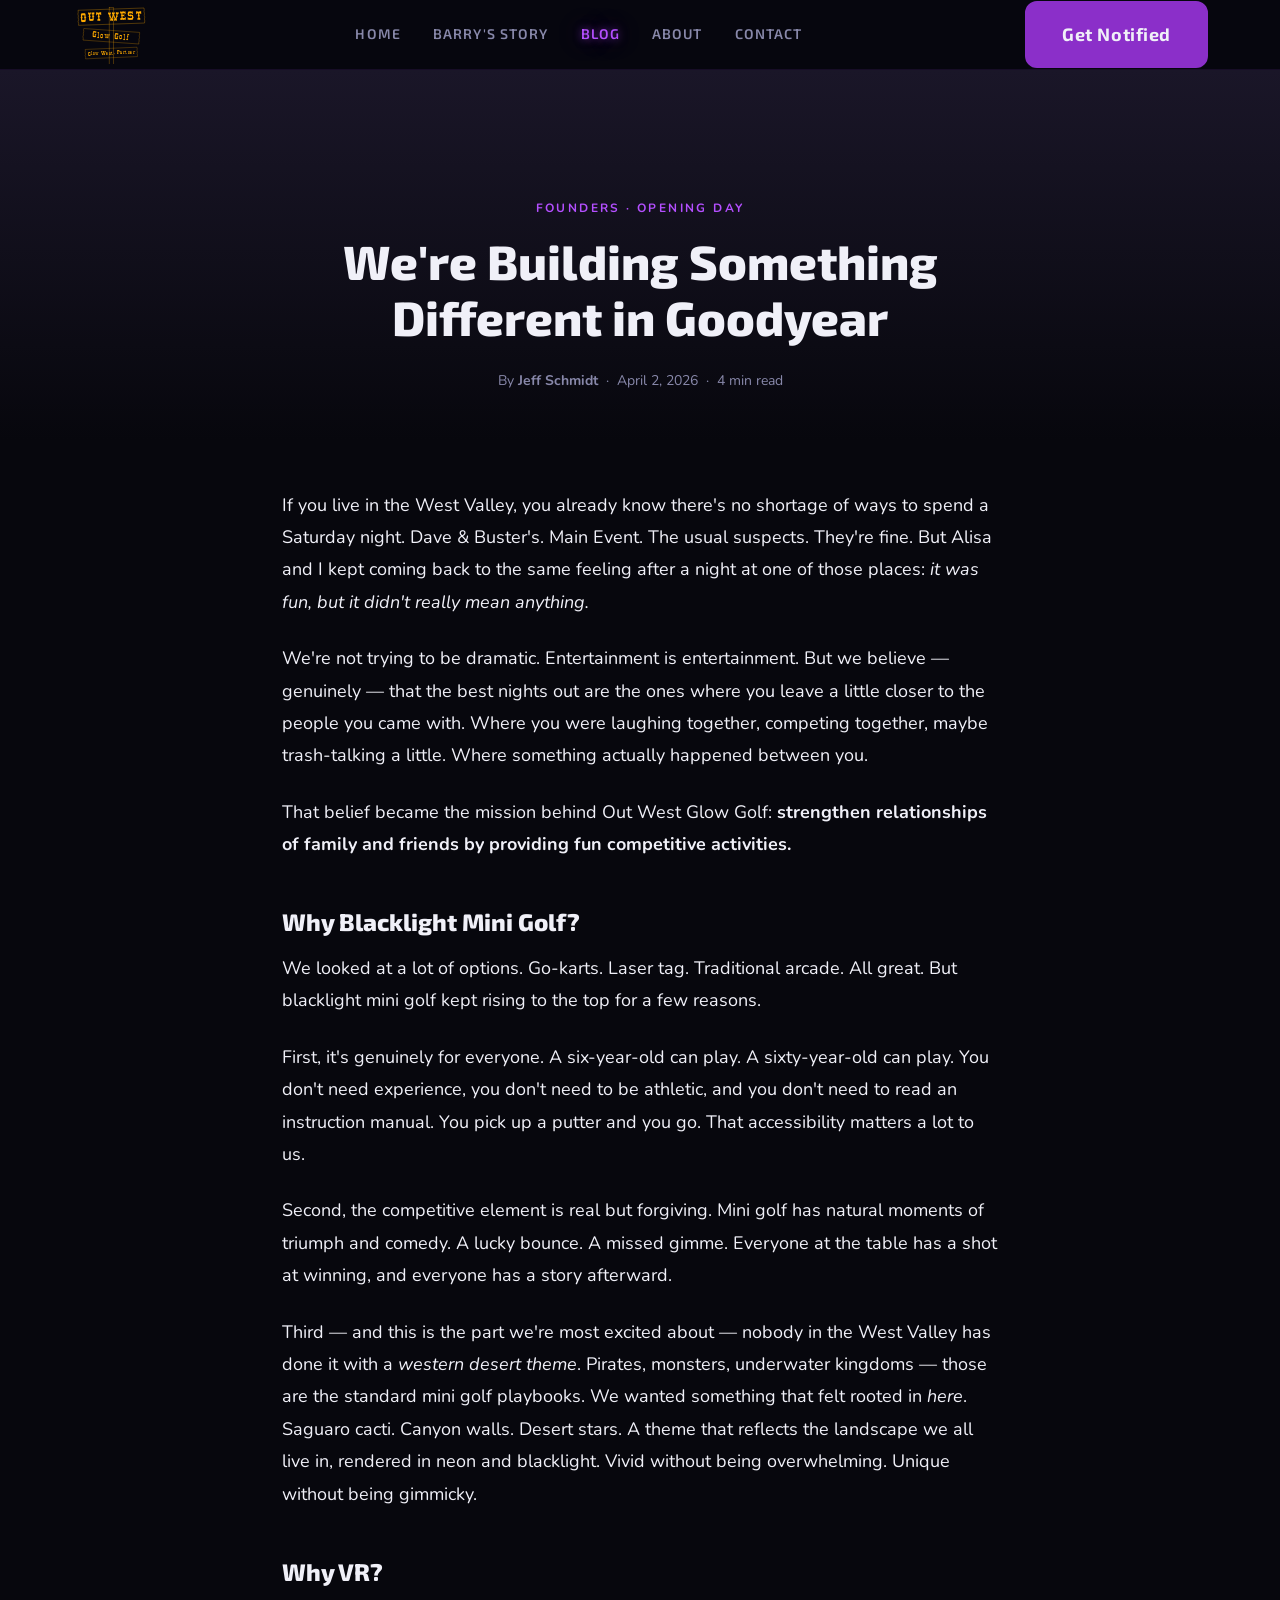
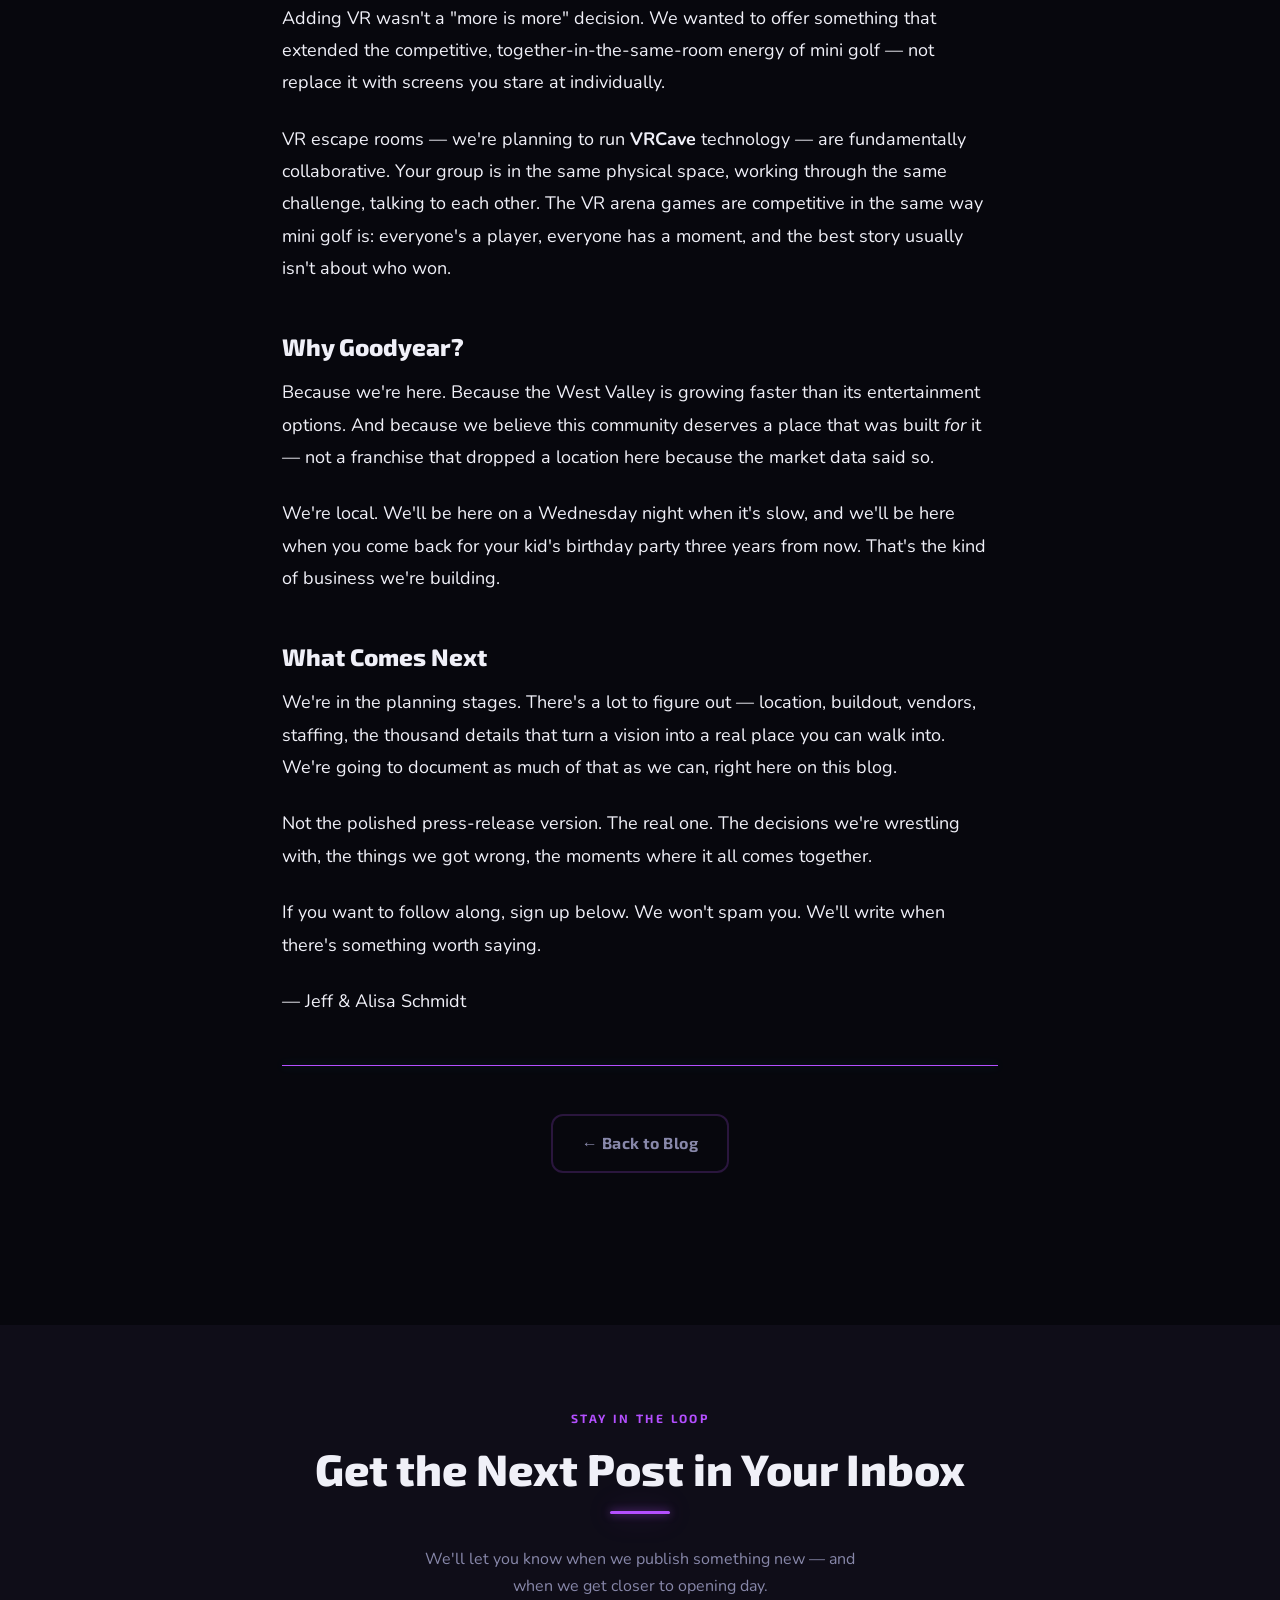
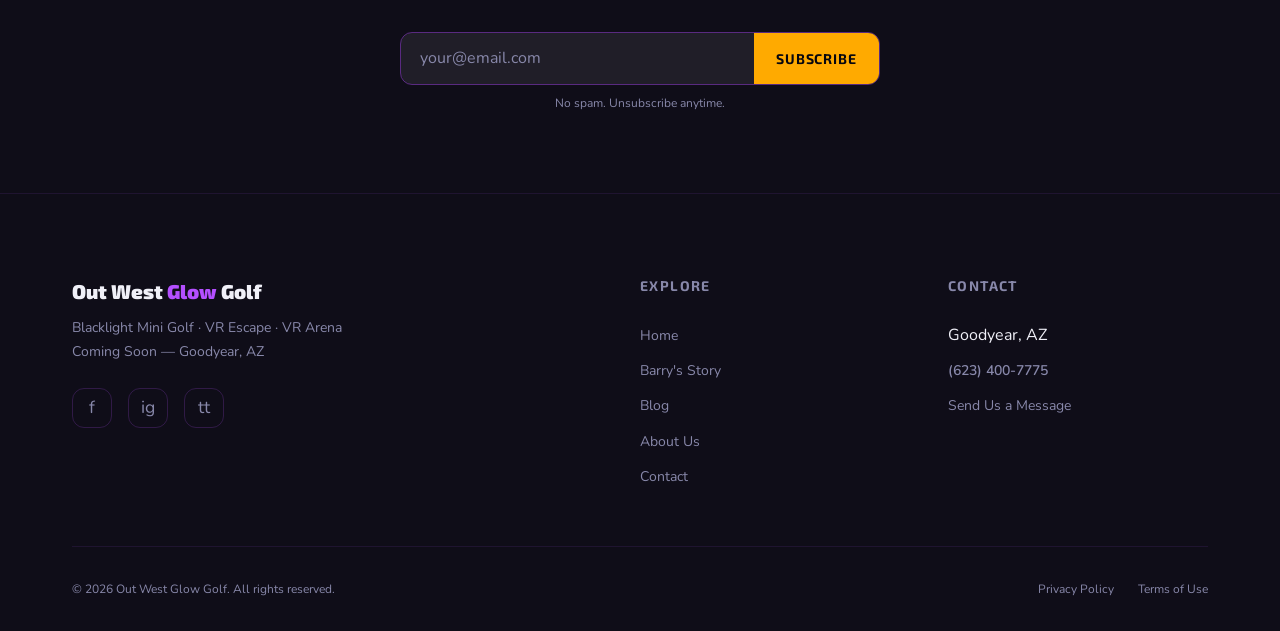
<file: blog/posts/welcome-to-out-west-glow-golf.html>
<!DOCTYPE html>
<html lang="en">
<head>
  <meta charset="UTF-8" />
  <meta name="viewport" content="width=device-width, initial-scale=1.0" />

  <!-- ── SEO ──────────────────────────────────────────────────── -->
  <title>We're Building Something Different in Goodyear | Out West Glow Golf Blog</title>
  <meta name="description" content="Jeff and Alisa Schmidt share the vision behind Out West Glow Golf — blacklight mini golf, VR escape rooms, and VR arena games coming soon to Goodyear, AZ. Learn why they started it and what makes it different." />
  <meta name="robots" content="index, follow" />
  <link rel="canonical" href="https://www.outwestglowgolf.com/blog/posts/welcome-to-out-west-glow-golf.html" />

  <!-- ── Open Graph ────────────────────────────────────────────── -->
  <meta property="og:type"        content="article" />
  <meta property="og:url"         content="https://www.outwestglowgolf.com/blog/posts/welcome-to-out-west-glow-golf.html" />
  <meta property="og:title"       content="We're Building Something Different in Goodyear | Out West Glow Golf" />
  <meta property="og:description" content="Why blacklight mini golf? Why VR? Why Goodyear? The founders of Out West Glow Golf share the story behind the business." />

  <!-- ── Article Schema ───────────────────────────────────────── -->
  <script type="application/ld+json">
  {
    "@context": "https://schema.org",
    "@type": "BlogPosting",
    "headline": "We're Building Something Different in Goodyear",
    "description": "Jeff and Alisa Schmidt share the vision behind Out West Glow Golf — blacklight mini golf and VR experiences coming to Goodyear, AZ.",
    "datePublished": "2026-04-02",
    "author": {
      "@type": "Person",
      "name": "Jeff Schmidt"
    },
    "publisher": {
      "@type": "Organization",
      "name": "Out West Glow Golf",
      "url": "https://www.outwestglowgolf.com"
    },
    "url": "https://www.outwestglowgolf.com/blog/posts/welcome-to-out-west-glow-golf.html",
    "keywords": ["blacklight mini golf Goodyear AZ", "glow golf West Valley", "family entertainment Goodyear", "VR escape room Goodyear AZ"]
  }
  </script>

  <!-- ── Styles ────────────────────────────────────────────────── -->
  <link rel="stylesheet" href="../../css/variables.css" />
  <link rel="stylesheet" href="../../css/main.css" />
  <link rel="stylesheet" href="../../css/animations.css" />
</head>
<body>

  <!-- ═══════════════════════════════════════════════════════════
       NAVIGATION
       ═══════════════════════════════════════════════════════════ -->
  <nav class="nav" role="navigation" aria-label="Main navigation">
    <div class="nav__inner">
      <a href="../../index.html" class="nav__logo" aria-label="Out West Glow Golf Home">
        <img src="../../images/logo-nav.svg" alt="Out West Glow Golf" class="nav__logo-img" />
      </a>
      <ul class="nav__links" role="list">
        <li><a href="../../index.html">Home</a></li>
        <li><a href="../../barry.html">Barry's Story</a></li>
        <li><a href="../../blog/index.html" class="active">Blog</a></li>
        <li><a href="../../about.html">About</a></li>
        <li><a href="../../contact.html">Contact</a></li>
      </ul>
      <a href="../../contact.html" class="btn btn--cta nav__cta">Get Notified</a>
      <button class="nav__hamburger" aria-label="Open menu" aria-expanded="false">
        <span></span><span></span><span></span>
      </button>
    </div>
  </nav>

  <div class="nav__mobile" role="dialog" aria-label="Mobile navigation">
    <a href="../../index.html">Home</a>
    <a href="../../barry.html">Barry's Story</a>
    <a href="../../blog/index.html">Blog</a>
    <a href="../../about.html">About</a>
    <a href="../../contact.html">Contact</a>
    <a href="../../contact.html" class="btn btn--cta">Get Notified</a>
  </div>

  <main>

    <!-- ═══════════════════════════════════════════════════════════
         POST HEADER
         ═══════════════════════════════════════════════════════════ -->
    <header class="post-header">
      <p class="post-header__cat">Founders · Opening Day</p>
      <h1 class="post-header__title">
        We're Building Something Different in Goodyear
      </h1>
      <p class="post-header__meta">
        By <strong>Jeff Schmidt</strong> &nbsp;·&nbsp; April 2, 2026 &nbsp;·&nbsp; 4 min read
      </p>
    </header>

    <!-- ═══════════════════════════════════════════════════════════
         POST BODY
         ═══════════════════════════════════════════════════════════ -->
    <article class="post-body" aria-label="Blog post content">

      <p>
        If you live in the West Valley, you already know there's no shortage of ways to
        spend a Saturday night. Dave &amp; Buster's. Main Event. The usual suspects.
        They're fine. But Alisa and I kept coming back to the same feeling after a night
        at one of those places: <em>it was fun, but it didn't really mean anything.</em>
      </p>

      <p>
        We're not trying to be dramatic. Entertainment is entertainment. But we believe —
        genuinely — that the best nights out are the ones where you leave a little closer
        to the people you came with. Where you were laughing together, competing together,
        maybe trash-talking a little. Where something actually happened between you.
      </p>

      <p>
        That belief became the mission behind Out West Glow Golf:
        <strong>strengthen relationships of family and friends by providing fun competitive activities.</strong>
      </p>

      <h2>Why Blacklight Mini Golf?</h2>

      <p>
        We looked at a lot of options. Go-karts. Laser tag. Traditional arcade. All great.
        But blacklight mini golf kept rising to the top for a few reasons.
      </p>

      <p>
        First, it's genuinely for everyone. A six-year-old can play. A sixty-year-old can
        play. You don't need experience, you don't need to be athletic, and you don't need
        to read an instruction manual. You pick up a putter and you go. That accessibility
        matters a lot to us.
      </p>

      <p>
        Second, the competitive element is real but forgiving. Mini golf has natural
        moments of triumph and comedy. A lucky bounce. A missed gimme. Everyone at the
        table has a shot at winning, and everyone has a story afterward.
      </p>

      <p>
        Third — and this is the part we're most excited about — nobody in the West Valley
        has done it with a <em>western desert theme</em>. Pirates, monsters, underwater
        kingdoms — those are the standard mini golf playbooks. We wanted something that
        felt rooted in <em>here</em>. Saguaro cacti. Canyon walls. Desert stars. A theme
        that reflects the landscape we all live in, rendered in neon and blacklight.
        Vivid without being overwhelming. Unique without being gimmicky.
      </p>

      <h2>Why VR?</h2>

      <p>
        Adding VR wasn't a "more is more" decision. We wanted to offer something that
        extended the competitive, together-in-the-same-room energy of mini golf — not
        replace it with screens you stare at individually.
      </p>

      <p>
        VR escape rooms — we're planning to run <strong>VRCave</strong> technology — are
        fundamentally collaborative. Your group is in the same physical space, working
        through the same challenge, talking to each other. The VR arena games are
        competitive in the same way mini golf is: everyone's a player, everyone has
        a moment, and the best story usually isn't about who won.
      </p>

      <h2>Why Goodyear?</h2>

      <p>
        Because we're here. Because the West Valley is growing faster than its
        entertainment options. And because we believe this community deserves a place
        that was built <em>for</em> it — not a franchise that dropped a location here
        because the market data said so.
      </p>

      <p>
        We're local. We'll be here on a Wednesday night when it's slow, and we'll be
        here when you come back for your kid's birthday party three years from now.
        That's the kind of business we're building.
      </p>

      <h2>What Comes Next</h2>

      <p>
        We're in the planning stages. There's a lot to figure out — location, buildout,
        vendors, staffing, the thousand details that turn a vision into a real place
        you can walk into. We're going to document as much of that as we can, right here
        on this blog.
      </p>

      <p>
        Not the polished press-release version. The real one. The decisions we're wrestling
        with, the things we got wrong, the moments where it all comes together.
      </p>

      <p>
        If you want to follow along, sign up below. We won't spam you. We'll write when
        there's something worth saying.
      </p>

      <p>
        — Jeff &amp; Alisa Schmidt
      </p>

      <hr class="divider divider--glow" />

      <!-- Back to blog -->
      <p style="text-align:center;">
        <a href="../../blog/index.html" class="btn btn--ghost">← Back to Blog</a>
      </p>

    </article>

    <!-- ═══════════════════════════════════════════════════════════
         EMAIL SIGNUP
         ═══════════════════════════════════════════════════════════ -->
    <section class="section section--dark" aria-labelledby="post-cta-title">
      <div class="container text-center">
        <div class="reveal">
          <p class="section-header__eyebrow">Stay in the Loop</p>
          <h2 class="section-header__title" id="post-cta-title">
            Get the Next Post in Your Inbox
          </h2>
          <span class="neon-line" aria-hidden="true"></span>
          <p style="color:var(--text-muted);margin-bottom:2rem;max-width:460px;margin-inline:auto;">
            We'll let you know when we publish something new — and when we get
            closer to opening day.
          </p>
          <form class="email-signup" aria-label="Post notification signup">
            <input
              type="email"
              class="email-signup__input"
              placeholder="your@email.com"
              autocomplete="email"
              aria-label="Email address"
              required
            />
            <button type="submit" class="email-signup__btn">Subscribe</button>
          </form>
          <p class="email-signup__note">No spam. Unsubscribe anytime.</p>
        </div>
      </div>
    </section>

  </main>

  <!-- ═══════════════════════════════════════════════════════════
       FOOTER
       ═══════════════════════════════════════════════════════════ -->
  <footer class="footer" role="contentinfo">
    <div class="container">
      <div class="footer__grid">
        <div>
          <p class="footer__brand-name">Out West <span>Glow</span> Golf</p>
          <p class="footer__tagline">Blacklight Mini Golf · VR Escape · VR Arena<br />Coming Soon — Goodyear, AZ</p>
          <div class="footer__social" aria-label="Social media links">
            <a href="#" aria-label="Facebook" rel="noopener">f</a>
            <a href="#" aria-label="Instagram" rel="noopener">ig</a>
            <a href="#" aria-label="TikTok" rel="noopener">tt</a>
          </div>
        </div>
        <div>
          <p class="footer__col-title">Explore</p>
          <ul class="footer__links" role="list">
            <li><a href="../../index.html">Home</a></li>
            <li><a href="../../barry.html">Barry's Story</a></li>
            <li><a href="../../blog/index.html">Blog</a></li>
            <li><a href="../../about.html">About Us</a></li>
            <li><a href="../../contact.html">Contact</a></li>
          </ul>
        </div>
        <div>
          <p class="footer__col-title">Contact</p>
          <ul class="footer__links" role="list">
            <li>Goodyear, AZ</li>
            <li><a href="#" class="phone-link" data-p="NjIzLTQwMC03Nzc1" aria-label="Call Out West Glow Golf">Loading...</a></li>
            <li><a href="../../contact.html">Send Us a Message</a></li>
          </ul>
        </div>
      </div>
      <div class="footer__bottom">
        <p class="footer__copy">&copy; <span id="year"></span> Out West Glow Golf. All rights reserved.</p>
        <nav class="footer__legal" aria-label="Legal links">
          <a href="#">Privacy Policy</a>
          <a href="#">Terms of Use</a>
        </nav>
      </div>
    </div>
  </footer>

  <script src="../../js/main.js"></script>
  <script>document.getElementById('year').textContent = new Date().getFullYear();</script>
</body>
</html>
</file>
<file: css/variables.css>
/*
 * =============================================================
 *  OUT WEST GLOW GOLF — COLOR SCHEME & DESIGN TOKENS
 *  ─────────────────────────────────────────────────────────────
 *  TO RETHEME THE ENTIRE SITE: edit ONLY this file.
 *  Every color, glow, and font in the site references these
 *  CSS custom properties.
 *
 *  COLOR SCHEME: DECIDED — Purple + Sunset Amber + Course Blue
 *  Drawn from Barry the Burro mascot art:
 *    • Purple  = the glow / blacklight color (Barry's outline & bandana)
 *    • Amber   = warm sunset yellow-orange (Barry's glowing golf ball)
 *    • Blue    = course / brick accent
 *    • Black   = background (logo works seamlessly on dark)
 * =============================================================
 */

:root {

  /* ─────────────────────────────────────────────
     BACKGROUNDS
     Dark theme required for blacklight/glow look
     ───────────────────────────────────────────── */
  --bg-base:        #07070d;   /* Page background — near black with purple tint */
  --bg-surface:     #0f0d18;   /* Card / section background */
  --bg-elevated:    #1a1628;   /* Hover states, dropdowns */
  --bg-overlay:     rgba(7, 7, 13, 0.88); /* Hero overlays, modals */

  /* ─────────────────────────────────────────────
     BRAND COLORS — FINAL
     Purple + Sunset Amber palette
     ───────────────────────────────────────────── */
  --brand-primary:    #FFAA00;   /* Sunset amber — yellow with a hint of orange */
  --brand-secondary:  #8B2FC9;   /* Deep purple — matching Barry's bandana */
  --brand-accent:     #B44FFF;   /* Bright UV purple — the GLOW color */
  --brand-highlight:  #4A9FFF;   /* Course blue — brick/path accent */

  /* ─────────────────────────────────────────────
     GLOW / NEON EFFECTS
     Purple is the primary glow (blacklight effect)
     Amber is the warm secondary glow
     ───────────────────────────────────────────── */
  --glow-primary:   0 0 8px rgba(180, 79, 255, 0.6),
                    0 0 28px rgba(180, 79, 255, 0.35);
  --glow-secondary: 0 0 8px rgba(255, 170, 0, 0.5),
                    0 0 24px rgba(255, 170, 0, 0.3);
  --glow-accent:    0 0 8px rgba(180, 79, 255, 0.6),
                    0 0 28px rgba(180, 79, 255, 0.35);
  --glow-blue:      0 0 8px rgba(74, 159, 255, 0.5),
                    0 0 20px rgba(74, 159, 255, 0.25);
  --glow-white:     0 0 8px rgba(255, 255, 255, 0.4),
                    0 0 20px rgba(255, 255, 255, 0.2);

  /* ─────────────────────────────────────────────
     TEXT
     ───────────────────────────────────────────── */
  --text-primary:   #f0f0f8;   /* Main body text */
  --text-muted:     #8888aa;   /* Secondary / helper text */
  --text-faint:     #44445a;   /* Dividers, placeholders */
  --text-inverse:   #07070f;   /* Text on light/colored backgrounds */
  --text-link:      var(--brand-accent);

  /* ─────────────────────────────────────────────
     BUTTONS
     ───────────────────────────────────────────── */
  --btn-primary-bg:    var(--brand-primary);
  --btn-primary-text:  #07070d;    /* Dark text on amber button */
  --btn-primary-hover: #ffc233;    /* Brighter amber on hover */

  --btn-secondary-bg:    transparent;
  --btn-secondary-border: var(--brand-accent);
  --btn-secondary-text:   var(--brand-accent);
  --btn-secondary-hover-bg: rgba(180, 79, 255, 0.12);

  --btn-cta-bg:    var(--brand-secondary);   /* Deep purple CTA */
  --btn-cta-text:  #f0f0f8;
  --btn-cta-hover: #a040e8;                  /* Brighter purple on hover */

  /* ─────────────────────────────────────────────
     UI ELEMENTS
     ───────────────────────────────────────────── */
  --border-subtle:  rgba(180, 79, 255, 0.1);
  --border-visible: rgba(180, 79, 255, 0.2);
  --border-accent:  rgba(180, 79, 255, 0.45);

  --radius-sm:  6px;
  --radius-md:  12px;
  --radius-lg:  20px;
  --radius-xl:  32px;

  /* ─────────────────────────────────────────────
     TYPOGRAPHY
     ───────────────────────────────────────────── */
  --font-display: 'Exo 2', 'Arial Black', sans-serif;  /* Headlines */
  --font-body:    'Nunito', 'Segoe UI', sans-serif;     /* Body text */
  --font-mono:    'Courier New', monospace;

  --text-xs:   0.75rem;   /*  12px */
  --text-sm:   0.875rem;  /*  14px */
  --text-base: 1rem;      /*  16px */
  --text-lg:   1.125rem;  /*  18px */
  --text-xl:   1.25rem;   /*  20px */
  --text-2xl:  1.5rem;    /*  24px */
  --text-3xl:  1.875rem;  /*  30px */
  --text-4xl:  2.25rem;   /*  36px */
  --text-5xl:  3rem;      /*  48px */
  --text-6xl:  3.75rem;   /*  60px */

  /* ─────────────────────────────────────────────
     SPACING
     ───────────────────────────────────────────── */
  --space-xs:  0.5rem;
  --space-sm:  1rem;
  --space-md:  1.5rem;
  --space-lg:  2rem;
  --space-xl:  3rem;
  --space-2xl: 5rem;
  --space-3xl: 8rem;

  --section-py: var(--space-2xl);  /* Vertical padding for page sections */
  --max-width:  1200px;
  --content-width: 780px;

  /* ─────────────────────────────────────────────
     TRANSITIONS
     ───────────────────────────────────────────── */
  --transition-fast:   150ms ease;
  --transition-base:   250ms ease;
  --transition-slow:   400ms ease;

  /* ─────────────────────────────────────────────
     NAV
     ───────────────────────────────────────────── */
  --nav-height: 70px;
  --nav-bg:     rgba(7, 7, 15, 0.95);
  --nav-border: var(--border-subtle);

}
</file>
<file: css/main.css>
/* ============================================================
 *  OUT WEST GLOW GOLF — MAIN STYLESHEET
 *  All color values come from variables.css — do not hardcode
 *  colors here. To retheme the site, edit variables.css only.
 * ============================================================ */

@import url('https://fonts.googleapis.com/css2?family=Exo+2:wght@400;600;700;800;900&family=Nunito:wght@400;500;600;700&display=swap');
@import url('variables.css');

/* ─────────────────────────────────────────────────────────────
   RESET & BASE
   ───────────────────────────────────────────────────────────── */
*, *::before, *::after {
  box-sizing: border-box;
  margin: 0;
  padding: 0;
}

html {
  scroll-behavior: smooth;
  font-size: 16px;
}

body {
  font-family: var(--font-body);
  font-size: var(--text-base);
  color: var(--text-primary);
  background-color: var(--bg-base);
  line-height: 1.7;
  overflow-x: hidden;
}

img {
  max-width: 100%;
  height: auto;
  display: block;
}

a {
  color: var(--text-link);
  text-decoration: none;
  transition: color var(--transition-fast);
}

a:hover {
  color: var(--brand-accent);
}

ul {
  list-style: none;
}

/* ─────────────────────────────────────────────────────────────
   TYPOGRAPHY HELPERS
   ───────────────────────────────────────────────────────────── */
h1, h2, h3, h4, h5, h6 {
  font-family: var(--font-display);
  font-weight: 800;
  line-height: 1.15;
  color: var(--text-primary);
}

.glow-text {
  color: var(--brand-accent);
  text-shadow: var(--glow-accent);
}

.glow-primary {
  color: var(--brand-primary);
  text-shadow: var(--glow-primary);
}

.text-muted {
  color: var(--text-muted);
}

.text-center { text-align: center; }
.text-left   { text-align: left;   }

/* ─────────────────────────────────────────────────────────────
   LAYOUT
   ───────────────────────────────────────────────────────────── */
.container {
  width: 100%;
  max-width: var(--max-width);
  margin-inline: auto;
  padding-inline: var(--space-lg);
}

.container--narrow {
  max-width: var(--content-width);
  margin-inline: auto;
  padding-inline: var(--space-lg);
}

.section {
  padding-block: var(--section-py);
}

.section--dark {
  background-color: var(--bg-surface);
}

.section--accent {
  background-color: var(--bg-elevated);
}

/* Grid helpers */
.grid-2 {
  display: grid;
  grid-template-columns: repeat(auto-fit, minmax(280px, 1fr));
  gap: var(--space-lg);
}

.grid-3 {
  display: grid;
  grid-template-columns: repeat(auto-fit, minmax(240px, 1fr));
  gap: var(--space-lg);
}

.grid-4 {
  display: grid;
  grid-template-columns: repeat(auto-fit, minmax(200px, 1fr));
  gap: var(--space-md);
}

/* ─────────────────────────────────────────────────────────────
   BUTTONS
   ───────────────────────────────────────────────────────────── */
.btn {
  display: inline-flex;
  align-items: center;
  gap: 0.5rem;
  font-family: var(--font-display);
  font-weight: 700;
  font-size: var(--text-base);
  padding: 0.8rem 1.8rem;
  border-radius: var(--radius-md);
  border: 2px solid transparent;
  cursor: pointer;
  transition: all var(--transition-base);
  text-decoration: none;
  white-space: nowrap;
  letter-spacing: 0.03em;
}

.btn--primary {
  background-color: var(--btn-primary-bg);
  color: var(--btn-primary-text);
  border-color: var(--btn-primary-bg);
}

.btn--primary:hover {
  background-color: var(--btn-primary-hover);
  border-color: var(--btn-primary-hover);
  color: var(--btn-primary-text);
  box-shadow: var(--glow-primary);
  transform: translateY(-2px);
}

.btn--cta {
  background-color: var(--btn-cta-bg);
  color: var(--btn-cta-text);
  border-color: var(--btn-cta-bg);
  font-size: var(--text-lg);
  padding: 1rem 2.2rem;
}

.btn--cta:hover {
  background-color: var(--btn-cta-hover);
  border-color: var(--btn-cta-hover);
  color: var(--btn-cta-text);
  box-shadow: var(--glow-accent);
  transform: translateY(-2px);
}

.btn--outline {
  background-color: var(--btn-secondary-bg);
  color: var(--btn-secondary-text);
  border-color: var(--btn-secondary-border);
}

.btn--outline:hover {
  background-color: var(--btn-secondary-hover-bg);
  color: var(--btn-secondary-text);
  box-shadow: var(--glow-accent);
  transform: translateY(-2px);
}

.btn--ghost {
  background: transparent;
  color: var(--text-muted);
  border-color: var(--border-visible);
}

.btn--ghost:hover {
  color: var(--text-primary);
  border-color: var(--brand-accent);
}

/* ─────────────────────────────────────────────────────────────
   NAVIGATION
   ───────────────────────────────────────────────────────────── */
.nav {
  position: fixed;
  top: 0;
  left: 0;
  right: 0;
  z-index: 1000;
  height: var(--nav-height);
  background-color: var(--nav-bg);
  border-bottom: 1px solid var(--nav-border);
  backdrop-filter: blur(12px);
  -webkit-backdrop-filter: blur(12px);
  transition: background-color var(--transition-base),
              border-color var(--transition-base);
}

.nav.scrolled {
  background-color: rgba(7, 7, 15, 0.98);
  border-bottom-color: var(--border-accent);
}

.nav__inner {
  display: flex;
  align-items: center;
  justify-content: space-between;
  height: 100%;
  max-width: var(--max-width);
  margin-inline: auto;
  padding-inline: var(--space-lg);
}

.nav__logo {
  display: flex;
  align-items: center;
  gap: 0.75rem;
  font-family: var(--font-display);
  font-weight: 900;
  font-size: var(--text-xl);
  color: var(--text-primary);
  text-decoration: none;
  letter-spacing: -0.02em;
}

.nav__logo-img {
  height: 58px;
  width: auto;
}

.nav__logo-text span {
  color: var(--brand-accent);
  text-shadow: var(--glow-accent);
}

.nav__links {
  display: flex;
  align-items: center;
  gap: var(--space-lg);
}

.nav__links a {
  font-family: var(--font-display);
  font-weight: 600;
  font-size: var(--text-sm);
  color: var(--text-muted);
  text-transform: uppercase;
  letter-spacing: 0.08em;
  transition: color var(--transition-fast);
}

.nav__links a:hover,
.nav__links a.active {
  color: var(--brand-accent);
  text-shadow: var(--glow-accent);
}

.nav__cta {
  margin-left: var(--space-sm);
}

/* Hamburger */
.nav__hamburger {
  display: none;
  flex-direction: column;
  justify-content: space-between;
  width: 28px;
  height: 20px;
  cursor: pointer;
  background: none;
  border: none;
  padding: 0;
}

.nav__hamburger span {
  display: block;
  width: 100%;
  height: 2px;
  background-color: var(--text-primary);
  border-radius: 2px;
  transition: all var(--transition-base);
}

.nav__hamburger.open span:nth-child(1) {
  transform: translateY(9px) rotate(45deg);
}
.nav__hamburger.open span:nth-child(2) {
  opacity: 0;
}
.nav__hamburger.open span:nth-child(3) {
  transform: translateY(-9px) rotate(-45deg);
}

/* Mobile menu */
.nav__mobile {
  display: none;
  position: fixed;
  top: var(--nav-height);
  left: 0;
  right: 0;
  background-color: rgba(7, 7, 15, 0.98);
  backdrop-filter: blur(12px);
  border-bottom: 1px solid var(--border-accent);
  padding: var(--space-lg);
  z-index: 999;
}

.nav__mobile.open {
  display: block;
}

.nav__mobile a {
  display: block;
  font-family: var(--font-display);
  font-weight: 700;
  font-size: var(--text-xl);
  color: var(--text-primary);
  padding: 0.75rem 0;
  border-bottom: 1px solid var(--border-subtle);
  transition: color var(--transition-fast);
}

.nav__mobile a:last-child {
  border-bottom: none;
}

.nav__mobile a:hover {
  color: var(--brand-accent);
}

.nav__mobile .btn {
  width: 100%;
  justify-content: center;
  margin-top: var(--space-md);
}

/* ─────────────────────────────────────────────────────────────
   HERO — HOME PAGE
   ───────────────────────────────────────────────────────────── */
.hero {
  position: relative;
  min-height: 100vh;
  display: flex;
  align-items: center;
  justify-content: center;
  text-align: center;
  padding-top: var(--nav-height);
  overflow: hidden;
}

/* Hero background — replaced with real photo when available */
.hero__bg {
  position: absolute;
  inset: 0;
  background:
    linear-gradient(
      to bottom,
      rgba(7, 7, 15, 0.6) 0%,
      rgba(7, 7, 15, 0.5) 40%,
      rgba(7, 7, 15, 0.85) 100%
    ),
    /* Placeholder gradient — replace with background-image: url('../images/hero.jpg') */
    radial-gradient(ellipse at 30% 50%, rgba(139, 47, 201, 0.35) 0%, transparent 60%),
    radial-gradient(ellipse at 70% 30%, rgba(180, 79, 255, 0.2) 0%, transparent 60%),
    radial-gradient(ellipse at 50% 80%, rgba(255, 170, 0, 0.18) 0%, transparent 60%),
    #07070f;
  z-index: 0;
}

/* When real hero image is ready, replace the radial-gradient lines above with:
   background-image: url('../images/hero.jpg');
   background-size: cover;
   background-position: center;
*/

.hero__content {
  position: relative;
  z-index: 1;
  padding: var(--space-xl) var(--space-lg);
  max-width: 860px;
}

.hero__eyebrow {
  display: inline-block;
  font-family: var(--font-display);
  font-size: var(--text-sm);
  font-weight: 700;
  letter-spacing: 0.2em;
  text-transform: uppercase;
  color: var(--brand-accent);
  text-shadow: var(--glow-accent);
  margin-bottom: var(--space-md);
  border: 1px solid var(--border-accent);
  padding: 0.35rem 1rem;
  border-radius: var(--radius-xl);
  background: rgba(0, 212, 255, 0.08);
}

.hero__title {
  font-size: clamp(2.5rem, 7vw, 4.5rem);
  font-weight: 900;
  line-height: 1.05;
  margin-bottom: var(--space-md);
  letter-spacing: -0.02em;
}

.hero__title .highlight {
  color: var(--brand-accent);
  text-shadow: var(--glow-accent);
}

.hero__subtitle {
  font-size: clamp(1rem, 2.5vw, 1.25rem);
  color: var(--text-muted);
  max-width: 600px;
  margin-inline: auto;
  margin-bottom: var(--space-xl);
}

.hero__actions {
  display: flex;
  gap: var(--space-md);
  justify-content: center;
  flex-wrap: wrap;
  margin-bottom: var(--space-xl);
}

/* Coming soon badge */
.coming-soon-badge {
  display: inline-flex;
  align-items: center;
  gap: 0.5rem;
  background: rgba(232, 130, 12, 0.12);
  border: 1px solid rgba(232, 130, 12, 0.4);
  color: var(--brand-primary);
  font-family: var(--font-display);
  font-size: var(--text-sm);
  font-weight: 700;
  letter-spacing: 0.1em;
  text-transform: uppercase;
  padding: 0.4rem 1rem;
  border-radius: var(--radius-xl);
  margin-bottom: var(--space-md);
}

.coming-soon-badge::before {
  content: '';
  width: 8px;
  height: 8px;
  background: var(--brand-primary);
  border-radius: 50%;
  animation: pulse 2s infinite;
}

@keyframes pulse {
  0%, 100% { opacity: 1; box-shadow: 0 0 0 0 rgba(232, 130, 12, 0.6); }
  50%       { opacity: 0.7; box-shadow: 0 0 0 6px rgba(232, 130, 12, 0); }
}

/* ─────────────────────────────────────────────────────────────
   EMAIL SIGNUP FORM (Hero / CTA sections)
   ───────────────────────────────────────────────────────────── */
.email-signup {
  display: flex;
  gap: 0;
  max-width: 480px;
  margin-inline: auto;
  border-radius: var(--radius-md);
  overflow: hidden;
  border: 1px solid var(--border-accent);
}

.email-signup__input {
  flex: 1;
  background: rgba(255, 255, 255, 0.07);
  border: none;
  padding: 0.9rem 1.2rem;
  color: var(--text-primary);
  font-family: var(--font-body);
  font-size: var(--text-base);
  outline: none;
}

.email-signup__input::placeholder {
  color: var(--text-muted);
}

.email-signup__btn {
  background: var(--brand-primary);
  color: var(--text-inverse);
  border: none;
  padding: 0.9rem 1.4rem;
  font-family: var(--font-display);
  font-weight: 700;
  font-size: var(--text-sm);
  text-transform: uppercase;
  letter-spacing: 0.06em;
  cursor: pointer;
  transition: background-color var(--transition-fast);
  white-space: nowrap;
}

.email-signup__btn:hover {
  background-color: var(--btn-primary-hover);
}

.email-signup__note {
  font-size: var(--text-xs);
  color: var(--text-muted);
  margin-top: 0.5rem;
  text-align: center;
}

/* ─────────────────────────────────────────────────────────────
   SECTION HEADERS
   ───────────────────────────────────────────────────────────── */
.section-header {
  text-align: center;
  margin-bottom: var(--space-2xl);
}

.section-header__eyebrow {
  display: inline-block;
  font-family: var(--font-display);
  font-size: var(--text-xs);
  font-weight: 700;
  letter-spacing: 0.2em;
  text-transform: uppercase;
  color: var(--brand-accent);
  margin-bottom: var(--space-sm);
}

.section-header__title {
  font-size: clamp(1.75rem, 4vw, 2.75rem);
  margin-bottom: var(--space-sm);
}

.section-header__subtitle {
  font-size: var(--text-lg);
  color: var(--text-muted);
  max-width: 580px;
  margin-inline: auto;
}

/* ─────────────────────────────────────────────────────────────
   ATTRACTION CARDS
   ───────────────────────────────────────────────────────────── */
.card {
  background: var(--bg-surface);
  border: 1px solid var(--border-subtle);
  border-radius: var(--radius-lg);
  padding: var(--space-xl);
  transition: border-color var(--transition-base),
              transform var(--transition-base),
              box-shadow var(--transition-base);
}

.card:hover {
  border-color: var(--border-accent);
  transform: translateY(-4px);
  box-shadow: 0 12px 40px rgba(0, 0, 0, 0.4),
              0 0 20px rgba(0, 212, 255, 0.08);
}

.card__icon {
  font-size: 2.5rem;
  margin-bottom: var(--space-md);
  display: block;
}

.card__title {
  font-size: var(--text-xl);
  margin-bottom: var(--space-xs);
}

.card__body {
  color: var(--text-muted);
  font-size: var(--text-base);
}

/* ─────────────────────────────────────────────────────────────
   IMAGE SLIDESHOW (ready for photos — currently hidden)
   Uncomment .slideshow display in main content when images exist
   ───────────────────────────────────────────────────────────── */
.slideshow {
  position: relative;
  overflow: hidden;
  border-radius: var(--radius-lg);
  aspect-ratio: 16 / 7;
  background: var(--bg-elevated);
  /* display: none; -- remove this when images are ready */
}

.slideshow__track {
  display: flex;
  height: 100%;
  transition: transform var(--transition-slow);
}

.slideshow__slide {
  flex: 0 0 100%;
  position: relative;
  overflow: hidden;
}

.slideshow__slide img {
  width: 100%;
  height: 100%;
  object-fit: cover;
}

.slideshow__nav {
  position: absolute;
  bottom: var(--space-md);
  left: 50%;
  transform: translateX(-50%);
  display: flex;
  gap: 0.5rem;
  z-index: 2;
}

.slideshow__dot {
  width: 10px;
  height: 10px;
  border-radius: 50%;
  background: rgba(255, 255, 255, 0.4);
  border: none;
  cursor: pointer;
  transition: background-color var(--transition-fast),
              transform var(--transition-fast);
}

.slideshow__dot.active,
.slideshow__dot:hover {
  background: var(--brand-accent);
  transform: scale(1.3);
}

.slideshow__btn {
  position: absolute;
  top: 50%;
  transform: translateY(-50%);
  background: rgba(7, 7, 15, 0.7);
  border: 1px solid var(--border-visible);
  color: var(--text-primary);
  font-size: 1.25rem;
  width: 44px;
  height: 44px;
  border-radius: 50%;
  cursor: pointer;
  display: flex;
  align-items: center;
  justify-content: center;
  transition: all var(--transition-fast);
  z-index: 2;
}

.slideshow__btn:hover {
  background: var(--brand-accent);
  color: var(--text-inverse);
  border-color: var(--brand-accent);
}

.slideshow__btn--prev { left: var(--space-md); }
.slideshow__btn--next { right: var(--space-md); }

/* ─────────────────────────────────────────────────────────────
   MISSION STATEMENT
   ───────────────────────────────────────────────────────────── */
.mission {
  text-align: center;
  padding-block: var(--space-3xl);
}

.mission__quote {
  font-family: var(--font-display);
  font-size: clamp(1.4rem, 3.5vw, 2.2rem);
  font-weight: 700;
  color: var(--text-primary);
  max-width: 720px;
  margin-inline: auto;
  line-height: 1.4;
  position: relative;
}

.mission__quote::before,
.mission__quote::after {
  content: '"';
  color: var(--brand-accent);
  text-shadow: var(--glow-accent);
  font-size: 1.2em;
}

.mission__label {
  margin-top: var(--space-md);
  font-size: var(--text-sm);
  font-weight: 700;
  text-transform: uppercase;
  letter-spacing: 0.15em;
  color: var(--text-muted);
}

/* ─────────────────────────────────────────────────────────────
   BARRY THE BURRO TEASER
   ───────────────────────────────────────────────────────────── */
.barry-teaser {
  display: flex;
  align-items: center;
  gap: var(--space-xl);
  background: var(--bg-surface);
  border: 1px solid var(--border-subtle);
  border-radius: var(--radius-xl);
  padding: var(--space-xl);
  overflow: hidden;
}

.barry-teaser__image {
  flex: 0 0 auto;
  width: 180px;
  height: 180px;
  border-radius: var(--radius-lg);
  background: var(--bg-elevated);
  display: flex;
  align-items: center;
  justify-content: center;
  font-size: 5rem;
  border: 1px solid var(--border-visible);
}

.barry-teaser__content {
  flex: 1;
}

.barry-teaser__label {
  font-size: var(--text-xs);
  font-weight: 700;
  letter-spacing: 0.2em;
  text-transform: uppercase;
  color: var(--brand-primary);
  margin-bottom: var(--space-xs);
}

.barry-teaser__title {
  font-size: var(--text-3xl);
  margin-bottom: var(--space-sm);
}

.barry-teaser__excerpt {
  color: var(--text-muted);
  margin-bottom: var(--space-md);
}

/* ─────────────────────────────────────────────────────────────
   BLOG CARDS
   ───────────────────────────────────────────────────────────── */
.blog-card {
  background: var(--bg-surface);
  border: 1px solid var(--border-subtle);
  border-radius: var(--radius-lg);
  overflow: hidden;
  transition: border-color var(--transition-base),
              transform var(--transition-base);
  display: flex;
  flex-direction: column;
}

.blog-card:hover {
  border-color: var(--border-accent);
  transform: translateY(-4px);
}

.blog-card__image {
  aspect-ratio: 16 / 9;
  background: var(--bg-elevated);
  display: flex;
  align-items: center;
  justify-content: center;
  color: var(--text-faint);
  font-size: var(--text-sm);
}

.blog-card__image img {
  width: 100%;
  height: 100%;
  object-fit: cover;
}

.blog-card__body {
  padding: var(--space-lg);
  flex: 1;
  display: flex;
  flex-direction: column;
}

.blog-card__meta {
  font-size: var(--text-xs);
  color: var(--text-muted);
  margin-bottom: var(--space-xs);
  text-transform: uppercase;
  letter-spacing: 0.1em;
}

.blog-card__title {
  font-size: var(--text-xl);
  margin-bottom: var(--space-xs);
}

.blog-card__title a {
  color: var(--text-primary);
}

.blog-card__title a:hover {
  color: var(--brand-accent);
}

.blog-card__excerpt {
  color: var(--text-muted);
  flex: 1;
  margin-bottom: var(--space-md);
}

.blog-card__read-more {
  font-family: var(--font-display);
  font-weight: 700;
  font-size: var(--text-sm);
  color: var(--brand-accent);
  text-transform: uppercase;
  letter-spacing: 0.08em;
  align-self: flex-start;
}

.blog-card__read-more:hover {
  text-shadow: var(--glow-accent);
}

/* ─────────────────────────────────────────────────────────────
   BLOG POST (article page layout)
   ───────────────────────────────────────────────────────────── */
.post-header {
  text-align: center;
  padding: var(--space-3xl) var(--space-lg) var(--space-xl);
  margin-top: var(--nav-height);
  background: linear-gradient(to bottom, var(--bg-elevated), var(--bg-base));
}

.post-header__cat {
  font-size: var(--text-xs);
  font-weight: 700;
  letter-spacing: 0.2em;
  text-transform: uppercase;
  color: var(--brand-accent);
  margin-bottom: var(--space-sm);
}

.post-header__title {
  font-size: clamp(1.75rem, 4vw, 3rem);
  max-width: 760px;
  margin-inline: auto;
  margin-bottom: var(--space-md);
}

.post-header__meta {
  font-size: var(--text-sm);
  color: var(--text-muted);
}

.post-body {
  max-width: var(--content-width);
  margin-inline: auto;
  padding: var(--space-xl) var(--space-lg) var(--space-3xl);
}

.post-body p {
  margin-bottom: var(--space-md);
  color: var(--text-primary);
  font-size: var(--text-lg);
  line-height: 1.8;
}

.post-body h2 {
  font-size: var(--text-2xl);
  margin-top: var(--space-xl);
  margin-bottom: var(--space-sm);
}

.post-body h3 {
  font-size: var(--text-xl);
  margin-top: var(--space-lg);
  margin-bottom: var(--space-sm);
}

.post-body ul,
.post-body ol {
  margin-bottom: var(--space-md);
  padding-left: 1.5rem;
}

.post-body ul { list-style: disc; }
.post-body ol { list-style: decimal; }

.post-body li {
  margin-bottom: 0.4rem;
  color: var(--text-primary);
  font-size: var(--text-lg);
}

.post-body blockquote {
  border-left: 3px solid var(--brand-accent);
  padding-left: var(--space-lg);
  margin-block: var(--space-lg);
  font-style: italic;
  color: var(--text-muted);
  font-size: var(--text-xl);
}

/* ─────────────────────────────────────────────────────────────
   CONTACT FORM
   ───────────────────────────────────────────────────────────── */
.form-group {
  margin-bottom: var(--space-md);
}

.form-label {
  display: block;
  font-family: var(--font-display);
  font-weight: 700;
  font-size: var(--text-sm);
  color: var(--text-muted);
  text-transform: uppercase;
  letter-spacing: 0.08em;
  margin-bottom: 0.5rem;
}

.form-input,
.form-select,
.form-textarea {
  width: 100%;
  background: var(--bg-elevated);
  border: 1px solid var(--border-visible);
  border-radius: var(--radius-md);
  padding: 0.85rem 1rem;
  color: var(--text-primary);
  font-family: var(--font-body);
  font-size: var(--text-base);
  transition: border-color var(--transition-fast),
              box-shadow var(--transition-fast);
  outline: none;
}

.form-input:focus,
.form-select:focus,
.form-textarea:focus {
  border-color: var(--brand-accent);
  box-shadow: 0 0 0 3px rgba(0, 212, 255, 0.12);
}

.form-input::placeholder,
.form-textarea::placeholder {
  color: var(--text-faint);
}

.form-select {
  cursor: pointer;
  appearance: none;
  background-image: url("data:image/svg+xml,%3Csvg xmlns='http://www.w3.org/2000/svg' viewBox='0 0 24 24' fill='%238888aa'%3E%3Cpath d='M7 10l5 5 5-5H7z'/%3E%3C/svg%3E");
  background-repeat: no-repeat;
  background-position: right 0.75rem center;
  background-size: 1.25rem;
  padding-right: 2.5rem;
}

.form-select option {
  background: var(--bg-elevated);
  color: var(--text-primary);
}

.form-textarea {
  min-height: 140px;
  resize: vertical;
}

/* Honeypot — hidden from humans, trap for bots */
.form-honeypot {
  position: absolute;
  left: -9999px;
  opacity: 0;
  pointer-events: none;
  tab-index: -1;
}

.form-submit-row {
  display: flex;
  align-items: center;
  gap: var(--space-md);
  flex-wrap: wrap;
}

.form-status {
  padding: var(--space-md);
  border-radius: var(--radius-md);
  display: none;
  font-weight: 600;
}

.form-status.success {
  display: block;
  background: rgba(0, 212, 100, 0.12);
  border: 1px solid rgba(0, 212, 100, 0.3);
  color: #00d464;
}

.form-status.error {
  display: block;
  background: rgba(255, 60, 60, 0.1);
  border: 1px solid rgba(255, 60, 60, 0.3);
  color: #ff6b6b;
}

/* ─────────────────────────────────────────────────────────────
   PAGE HEADERS (non-home pages)
   ───────────────────────────────────────────────────────────── */
.page-header {
  padding-top: calc(var(--nav-height) + var(--space-2xl));
  padding-bottom: var(--space-2xl);
  text-align: center;
  background: linear-gradient(
    to bottom,
    var(--bg-elevated) 0%,
    var(--bg-base) 100%
  );
}

.page-header__eyebrow {
  font-size: var(--text-xs);
  font-weight: 700;
  letter-spacing: 0.2em;
  text-transform: uppercase;
  color: var(--brand-accent);
  margin-bottom: var(--space-sm);
}

.page-header__title {
  font-size: clamp(2rem, 5vw, 3.5rem);
  margin-bottom: var(--space-sm);
}

.page-header__subtitle {
  font-size: var(--text-lg);
  color: var(--text-muted);
  max-width: 560px;
  margin-inline: auto;
}

/* ─────────────────────────────────────────────────────────────
   DIVIDERS / DECORATIVE
   ───────────────────────────────────────────────────────────── */
.divider {
  border: none;
  border-top: 1px solid var(--border-subtle);
  margin-block: var(--space-xl);
}

.divider--glow {
  border-top-color: var(--brand-accent);
  box-shadow: 0 0 8px rgba(0, 212, 255, 0.3);
}

/* Decorative neon line accent */
.neon-line {
  display: block;
  width: 60px;
  height: 3px;
  background: var(--brand-accent);
  box-shadow: var(--glow-accent);
  border-radius: 3px;
  margin: var(--space-sm) auto var(--space-lg);
}

/* ─────────────────────────────────────────────────────────────
   FOOTER
   ───────────────────────────────────────────────────────────── */
.footer {
  background: var(--bg-surface);
  border-top: 1px solid var(--border-subtle);
  padding-top: var(--space-2xl);
  padding-bottom: var(--space-lg);
}

.footer__grid {
  display: grid;
  grid-template-columns: 2fr 1fr 1fr;
  gap: var(--space-xl);
  margin-bottom: var(--space-xl);
}

.footer__brand-name {
  font-family: var(--font-display);
  font-size: var(--text-xl);
  font-weight: 900;
  margin-bottom: var(--space-xs);
}

.footer__brand-name span {
  color: var(--brand-accent);
}

.footer__tagline {
  color: var(--text-muted);
  font-size: var(--text-sm);
  margin-bottom: var(--space-md);
}

.footer__social {
  display: flex;
  gap: var(--space-sm);
}

.footer__social a {
  display: flex;
  align-items: center;
  justify-content: center;
  width: 40px;
  height: 40px;
  border: 1px solid var(--border-visible);
  border-radius: var(--radius-md);
  color: var(--text-muted);
  font-size: 1.1rem;
  transition: all var(--transition-fast);
}

.footer__social a:hover {
  border-color: var(--brand-accent);
  color: var(--brand-accent);
  box-shadow: var(--glow-accent);
}

.footer__col-title {
  font-family: var(--font-display);
  font-size: var(--text-sm);
  font-weight: 700;
  text-transform: uppercase;
  letter-spacing: 0.1em;
  color: var(--text-muted);
  margin-bottom: var(--space-md);
}

.footer__links li {
  margin-bottom: 0.5rem;
}

.footer__links a {
  color: var(--text-muted);
  font-size: var(--text-sm);
}

.footer__links a:hover {
  color: var(--brand-accent);
}

.footer__bottom {
  border-top: 1px solid var(--border-subtle);
  padding-top: var(--space-lg);
  display: flex;
  align-items: center;
  justify-content: space-between;
  flex-wrap: wrap;
  gap: var(--space-sm);
}

.footer__copy {
  font-size: var(--text-xs);
  color: var(--text-muted);
}

.footer__legal {
  display: flex;
  gap: var(--space-md);
}

.footer__legal a {
  font-size: var(--text-xs);
  color: var(--text-muted);
}

/* Phone link (JS-rendered, protected) */
.phone-link {
  color: var(--brand-accent);
  font-weight: 600;
}

/* ─────────────────────────────────────────────────────────────
   FOUNDER BIO CARDS
   ───────────────────────────────────────────────────────────── */
.founder {
  display: grid;
  grid-template-columns: 220px 1fr;
  gap: var(--space-xl);
  align-items: start;
  background: var(--bg-surface);
  border: 1px solid var(--border-subtle);
  border-radius: var(--radius-xl);
  padding: var(--space-xl);
  margin-bottom: var(--space-xl);
}

.founder:last-child {
  margin-bottom: 0;
}

.founder__photo {
  width: 220px;
  height: 220px;
  border-radius: var(--radius-lg);
  overflow: hidden;
  border: 2px solid var(--border-accent);
  flex-shrink: 0;
}

.founder__photo img {
  width: 100%;
  height: 100%;
  object-fit: cover;
  object-position: top;
}

.founder__label {
  font-size: var(--text-xs);
  font-weight: 700;
  letter-spacing: 0.2em;
  text-transform: uppercase;
  color: var(--brand-primary);
  margin-bottom: 0.25rem;
}

.founder__name {
  font-size: var(--text-3xl);
  margin-bottom: var(--space-md);
}

.founder__bio p {
  color: var(--text-muted);
  font-size: var(--text-base);
  line-height: 1.8;
  margin-bottom: var(--space-sm);
}

.founder__bio p:last-child {
  margin-bottom: 0;
}

@media (max-width: 700px) {
  .founder {
    grid-template-columns: 1fr;
  }
  .founder__photo {
    width: 160px;
    height: 160px;
    margin-inline: auto;
  }
}

/* ─────────────────────────────────────────────────────────────
   CONTACT PAGE — two-column layout
   ───────────────────────────────────────────────────────────── */
.contact-grid {
  display: grid;
  grid-template-columns: 1fr 2fr;
  gap: 3rem;
  align-items: start;
}

/* ─────────────────────────────────────────────────────────────
   RESPONSIVE — TABLET
   ───────────────────────────────────────────────────────────── */
@media (max-width: 900px) {
  .footer__grid {
    grid-template-columns: 1fr 1fr;
  }

  .footer__grid > :first-child {
    grid-column: 1 / -1;
  }

  .nav__links,
  .nav__cta {
    display: none;
  }

  .nav__hamburger {
    display: flex;
  }

  .barry-teaser {
    flex-direction: column;
    text-align: center;
  }

  .barry-teaser__image {
    width: 140px;
    height: 140px;
    margin-inline: auto;
  }

  .contact-grid {
    grid-template-columns: 1fr;
  }
}

/* ─────────────────────────────────────────────────────────────
   RESPONSIVE — MOBILE
   ───────────────────────────────────────────────────────────── */
@media (max-width: 600px) {
  :root {
    --section-py: 3rem;
  }

  .container,
  .container--narrow {
    padding-inline: var(--space-md);
  }

  .footer__grid {
    grid-template-columns: 1fr;
  }

  .footer__grid > :first-child {
    grid-column: auto;
  }

  .footer__bottom {
    flex-direction: column;
    text-align: center;
  }

  .hero__actions {
    flex-direction: column;
    align-items: center;
  }

  .email-signup {
    flex-direction: column;
    border-radius: var(--radius-md);
    overflow: visible;
    gap: 0.5rem;
    border: none;
  }

  .email-signup__input {
    border-radius: var(--radius-md);
    border: 1px solid var(--border-accent);
  }

  .email-signup__btn {
    border-radius: var(--radius-md);
    padding: 0.9rem;
    text-align: center;
    justify-content: center;
  }
}

/* ─────────────────────────────────────────────────────────────
   UTILITY CLASSES
   ───────────────────────────────────────────────────────────── */
.visually-hidden {
  position: absolute;
  width: 1px;
  height: 1px;
  padding: 0;
  margin: -1px;
  overflow: hidden;
  clip: rect(0, 0, 0, 0);
  white-space: nowrap;
  border: 0;
}

.mt-sm  { margin-top: var(--space-sm); }
.mt-md  { margin-top: var(--space-md); }
.mt-lg  { margin-top: var(--space-lg); }
.mt-xl  { margin-top: var(--space-xl); }
.mb-sm  { margin-bottom: var(--space-sm); }
.mb-md  { margin-bottom: var(--space-md); }
.mb-lg  { margin-bottom: var(--space-lg); }
.mb-xl  { margin-bottom: var(--space-xl); }
</file>
<file: css/animations.css>
/* ============================================================
 *  OUT WEST GLOW GOLF — SCROLL ANIMATIONS
 *  .reveal elements animate in when they enter the viewport.
 *  js/main.js adds the .revealed class via IntersectionObserver
 * ============================================================ */

.reveal {
  opacity: 0;
  transform: translateY(24px);
  transition: opacity 0.6s ease, transform 0.6s ease;
}

.reveal.revealed {
  opacity: 1;
  transform: translateY(0);
}

/* Staggered children */
.reveal-group > *:nth-child(1) { transition-delay: 0ms;   }
.reveal-group > *:nth-child(2) { transition-delay: 100ms; }
.reveal-group > *:nth-child(3) { transition-delay: 200ms; }
.reveal-group > *:nth-child(4) { transition-delay: 300ms; }
.reveal-group > *:nth-child(5) { transition-delay: 400ms; }
.reveal-group > *:nth-child(6) { transition-delay: 500ms; }
</file>
